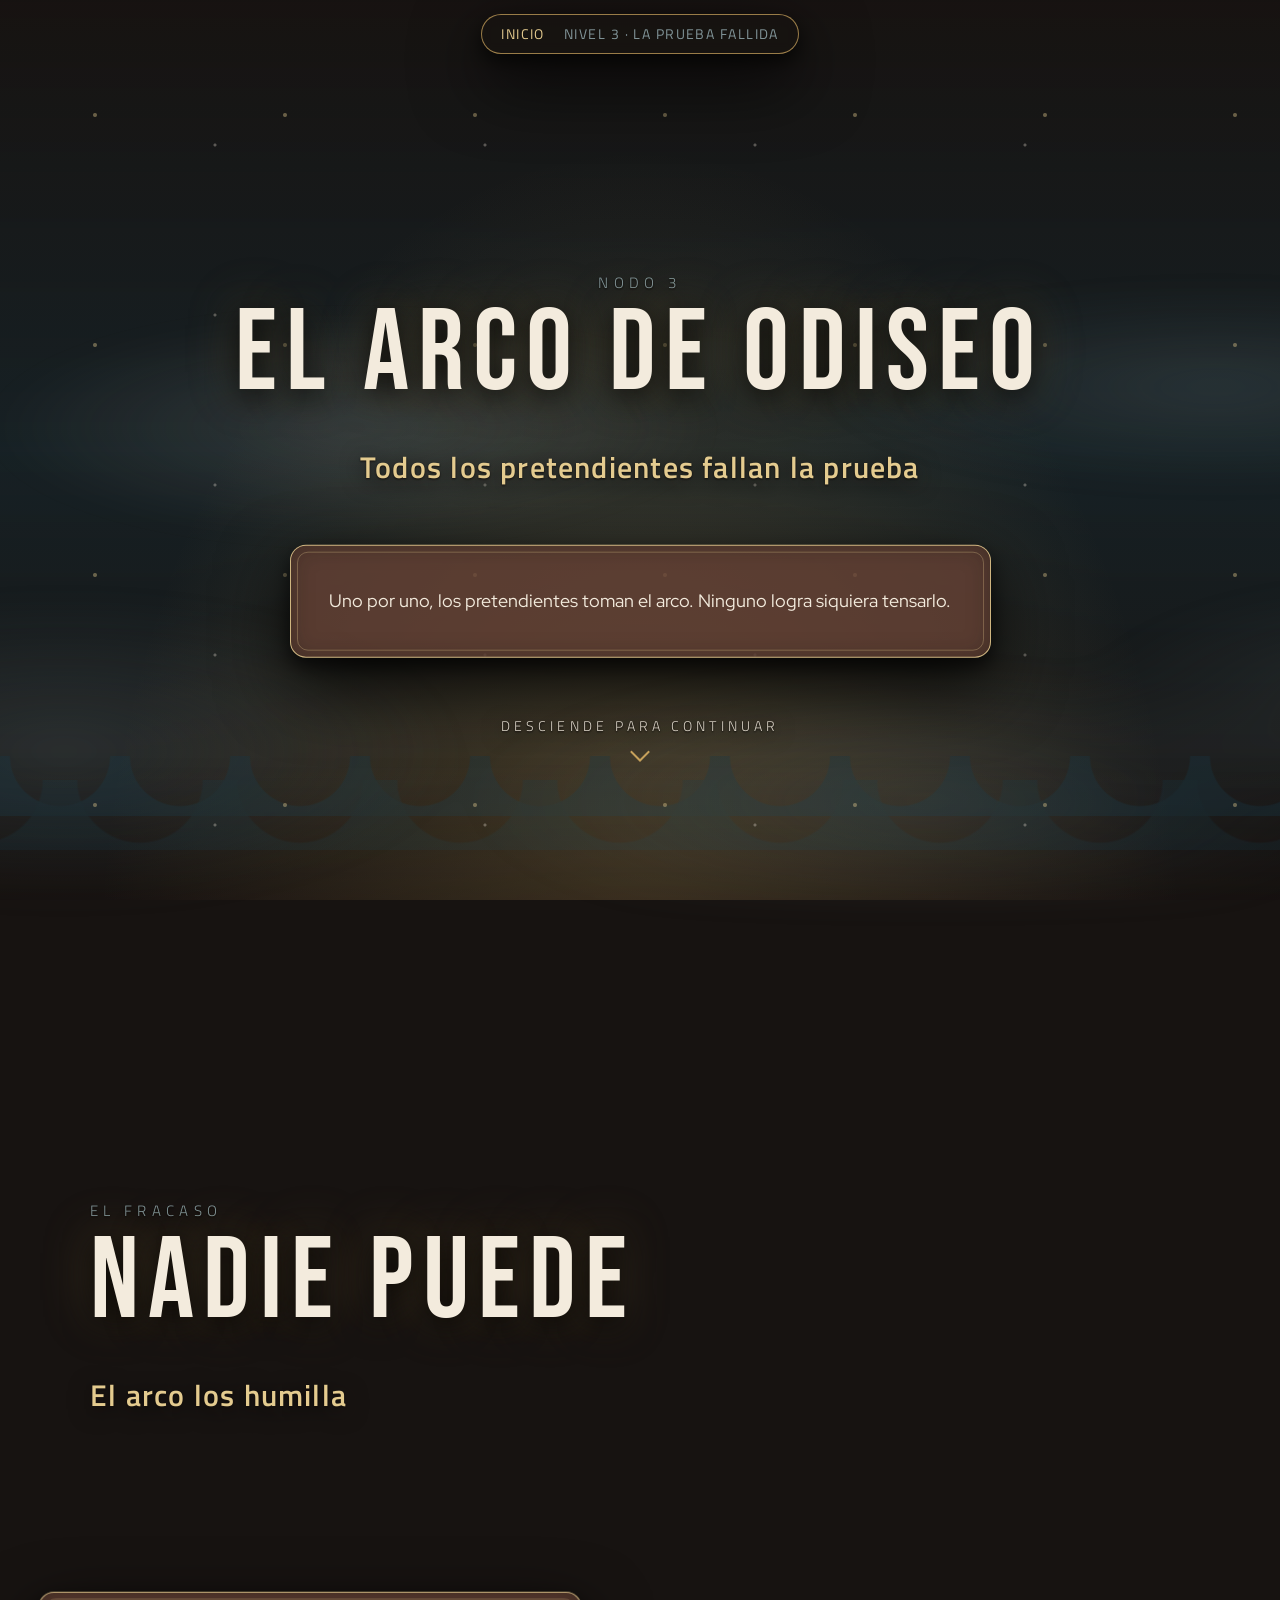
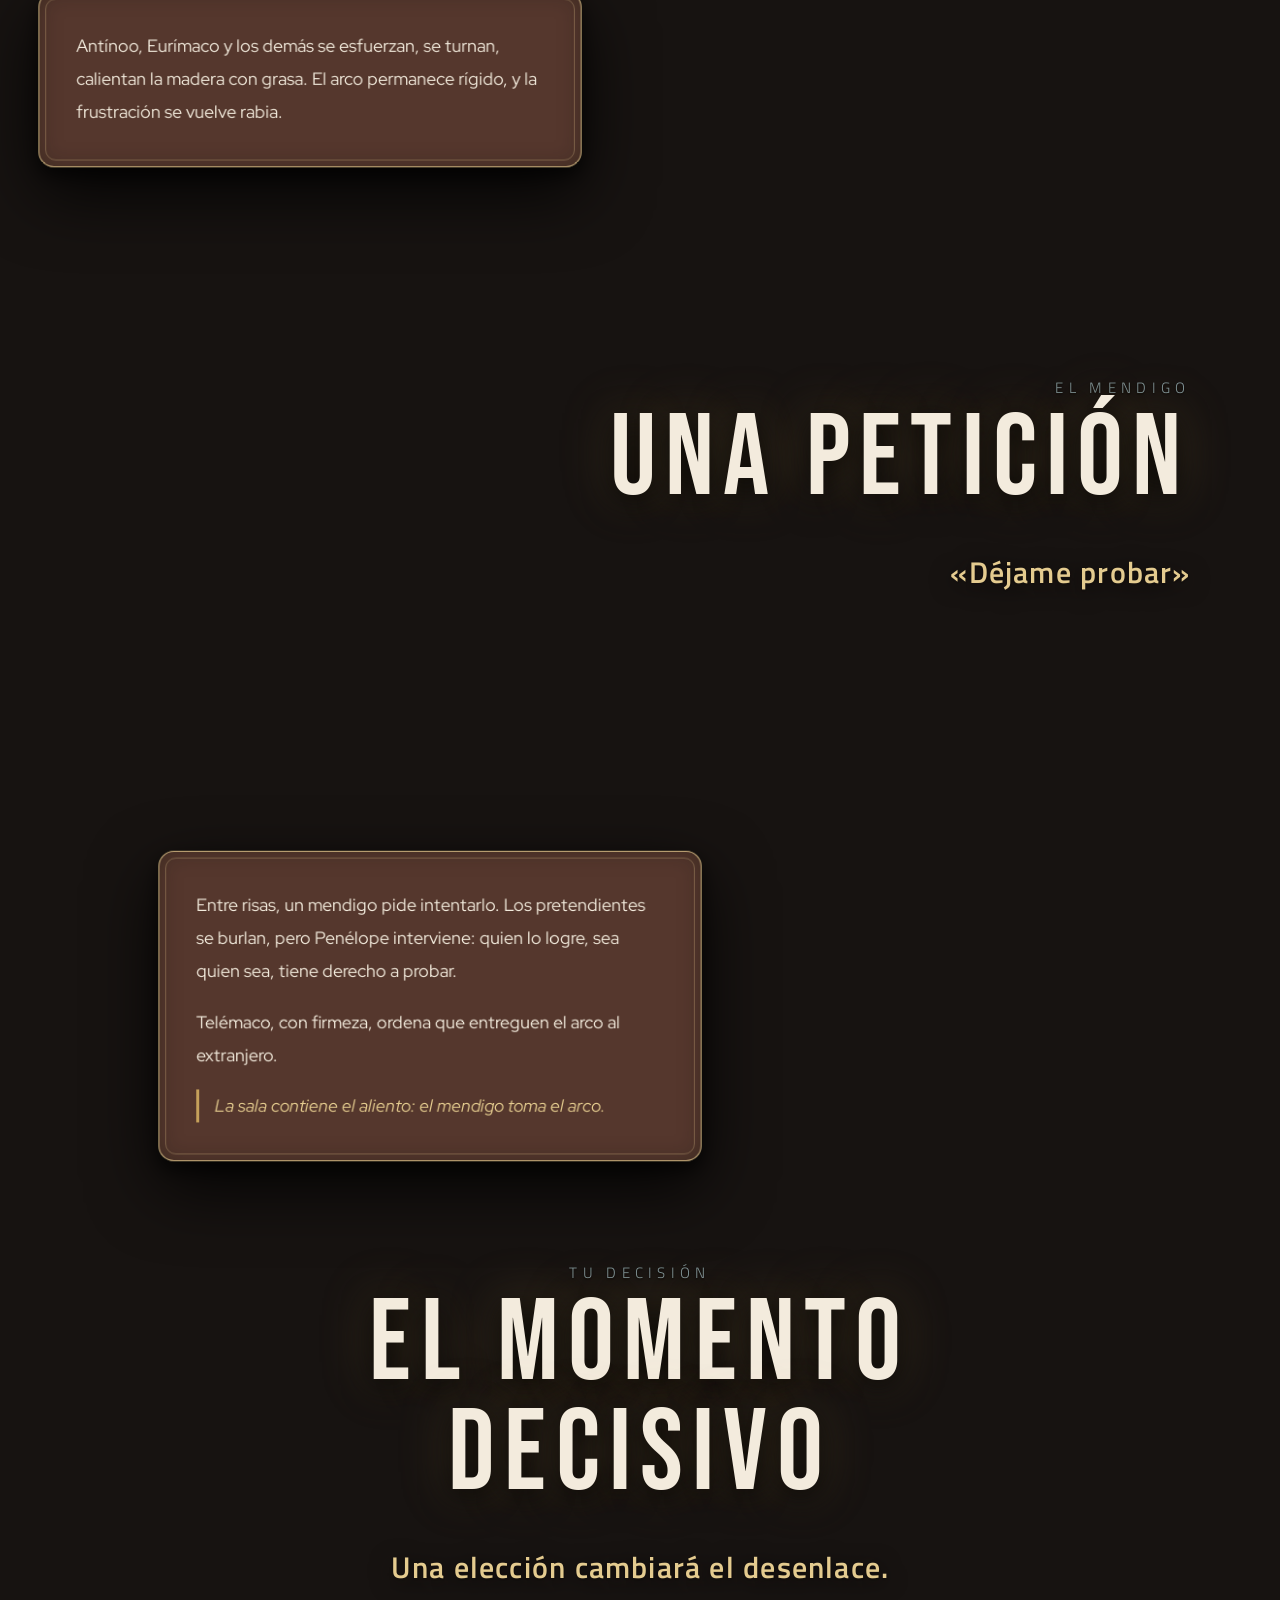
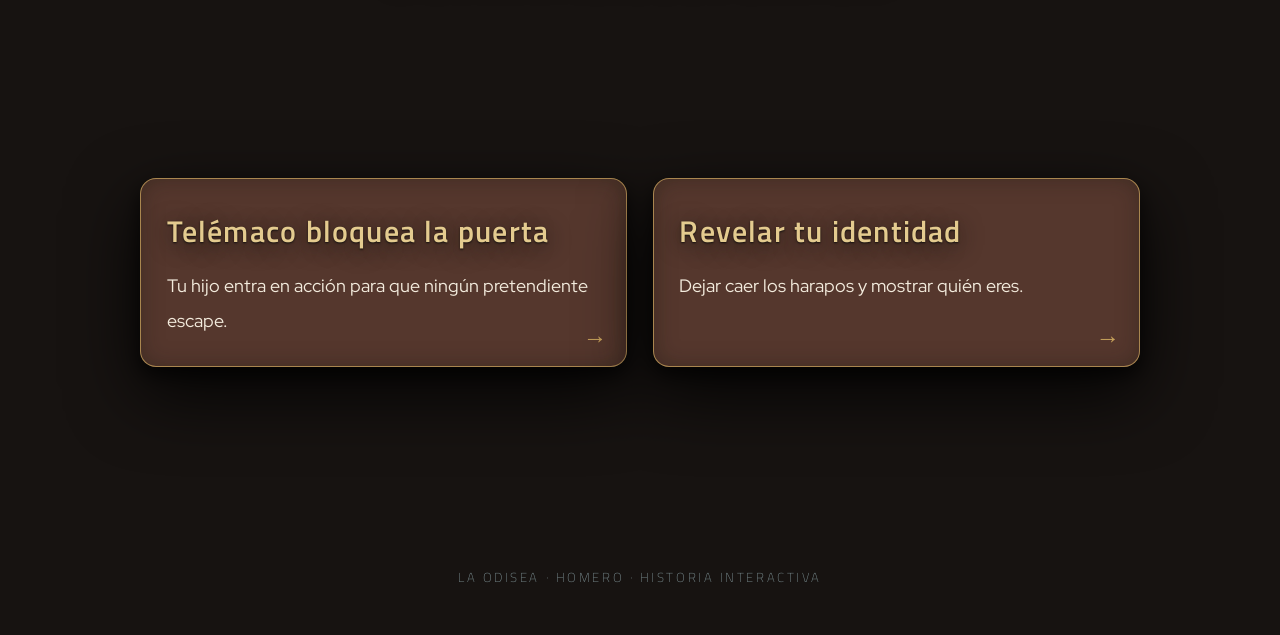
<file: fallan-mendigo.html>
<!DOCTYPE html>
<html lang="es">
<head>
  <meta charset="UTF-8">
  <meta name="viewport" content="width=device-width, initial-scale=1">
  <title>Todos fallan, pero un mendigo lo intenta · La Odisea</title>
  <meta name="description" content="Historia interactiva basada en La Odisea de Homero: tus decisiones cambian el regreso de Odiseo a Ítaca.">
  <link rel="preconnect" href="https://fonts.googleapis.com">
  <link rel="preconnect" href="https://fonts.gstatic.com" crossorigin>
  <link rel="stylesheet" href="https://fonts.googleapis.com/css2?family=Bebas+Neue&family=Red+Hat+Display:ital,wght@0,300..900;1,300..900&family=Titillium+Web:ital,wght@0,200;0,300;0,400;0,600;0,700;0,900;1,200;1,300;1,400;1,600;1,700&display=swap">
  <link rel="stylesheet" href="nivel3.css">
</head>
<body class="nivel-3">
  <div class="progreso" aria-hidden="true"></div>
  <nav class="barra" aria-label="Navegación de la historia">
    <a href="index.html">Inicio</a>
    <span class="barra__nivel">Nivel 3 · La prueba fallida</span>
  </nav>

<div class="fondo" aria-hidden="true"><iframe class="fondo__video" src="https://www.youtube.com/embed/FuHjPTW2bVQ?si=IxL4sEb6ZLNOKi6M&autoplay=1&mute=1&controls=0&loop=1&playlist=FuHjPTW2bVQ&playsinline=1&modestbranding=1&rel=0&disablekb=1" title="Video ambiental" allow="autoplay; encrypted-media; picture-in-picture" referrerpolicy="strict-origin-when-cross-origin" tabindex="-1" aria-hidden="true"></iframe></div>
<div class="niebla niebla--1" aria-hidden="true"></div>
<div class="niebla niebla--2" aria-hidden="true"></div>
<div class="olas" aria-hidden="true"></div>
<div class="particulas" aria-hidden="true"></div>

  <main>
    <section class="escena escena--hero" id="inicio">
      <div class="par" data-velocidad="-0.08">
        <div class="titulo reveal">
          <span class="etapa-num">Nodo 3</span>
          <h1>El arco de Odiseo</h1>
          <h2>Todos los pretendientes fallan la prueba</h2>
        </div>
      </div>
      <div class="par" data-velocidad="0.04">
        <div class="panel panel--ancho reveal reveal--retardo">
          <p>Uno por uno, los pretendientes toman el arco. Ninguno logra siquiera tensarlo.</p>
        </div>
      </div>
      <div class="pista-scroll reveal">Desciende para continuar</div>
    </section>
    <section class="escena escena--izq " id="escena-0">
      <div class="par" data-velocidad="-0.06">
        <div class="titulo reveal">
          <span class="etapa-num">El fracaso</span>
          <h1>Nadie puede</h1>
          <h2>El arco los humilla</h2>
        </div>
      </div>
      <div class="par" data-velocidad="0.03">
        <div class="panel reveal reveal--retardo">
          <p>Antínoo, Eurímaco y los demás se esfuerzan, se turnan, calientan la madera con grasa. El arco permanece rígido, y la frustración se vuelve rabia.</p>
          
        </div>
      </div>
      
    </section>
    <section class="escena escena--der " id="escena-1">
      <div class="par" data-velocidad="-0.06">
        <div class="titulo reveal">
          <span class="etapa-num">El mendigo</span>
          <h1>Una petición</h1>
          <h2>«Déjame probar»</h2>
        </div>
      </div>
      <div class="par" data-velocidad="0.03">
        <div class="panel reveal reveal--retardo">
          <p>Entre risas, un mendigo pide intentarlo. Los pretendientes se burlan, pero Penélope interviene: quien lo logre, sea quien sea, tiene derecho a probar.</p><p>Telémaco, con firmeza, ordena que entreguen el arco al extranjero.</p>
          <p class="consecuencia">La sala contiene el aliento: el mendigo toma el arco.</p>
        </div>
      </div>
      
    </section>
    <section class="escena escena--decision" id="decision">
      <div class="par" data-velocidad="-0.05">
        <div class="titulo reveal">
          <span class="etapa-num">Tu decisión</span>
          <h1>El momento decisivo</h1>
          <h2>Una elección cambiará el desenlace.</h2>
        </div>
      </div>
      <div class="opciones">
        <a class="opcion reveal" href="telemaco-lucha.html"><h2>Telémaco bloquea la puerta</h2><p>Tu hijo entra en acción para que ningún pretendiente escape.</p></a>
        <a class="opcion reveal" href="odiseo-revela.html"><h2>Revelar tu identidad</h2><p>Dejar caer los harapos y mostrar quién eres.</p></a>
      </div>
    </section>
  </main>

  <footer class="pie">La Odisea · Homero · Historia interactiva</footer>
  <script src="script.js"></script>
</body>
</html>
</file>
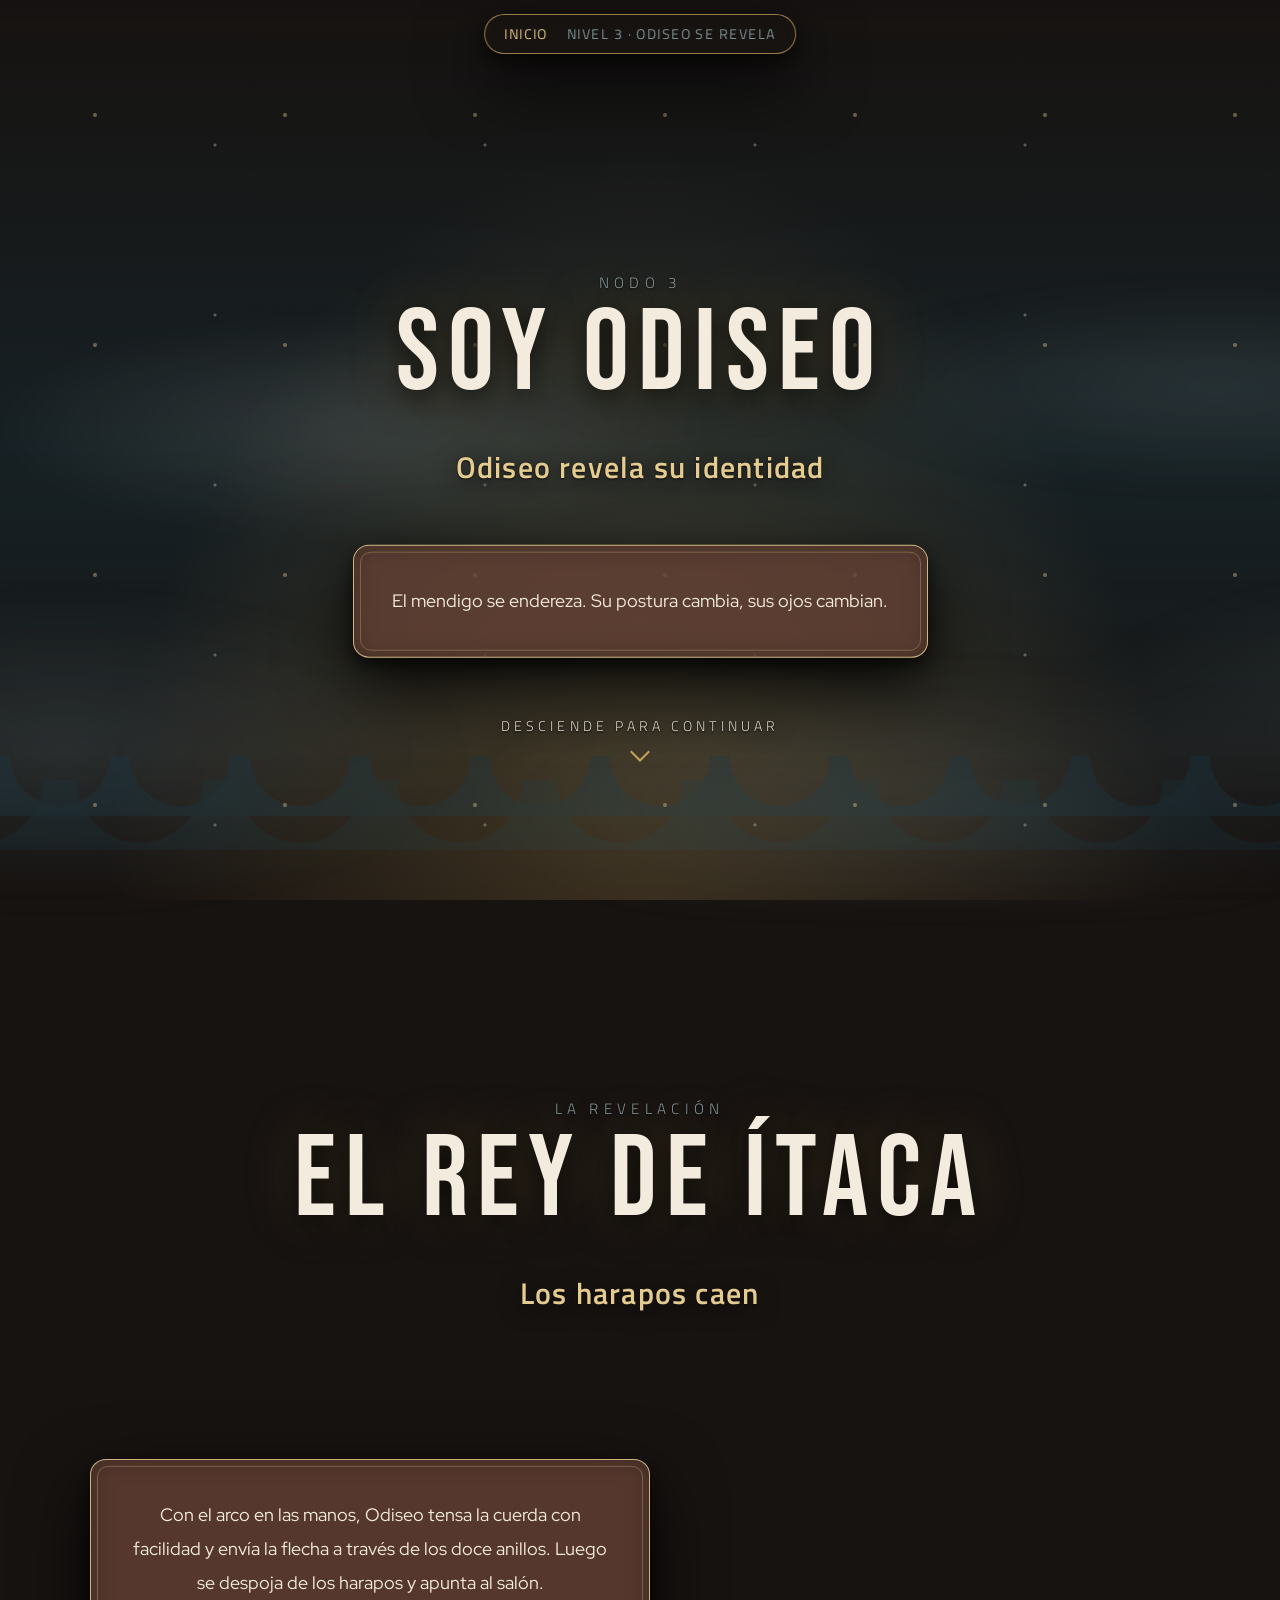
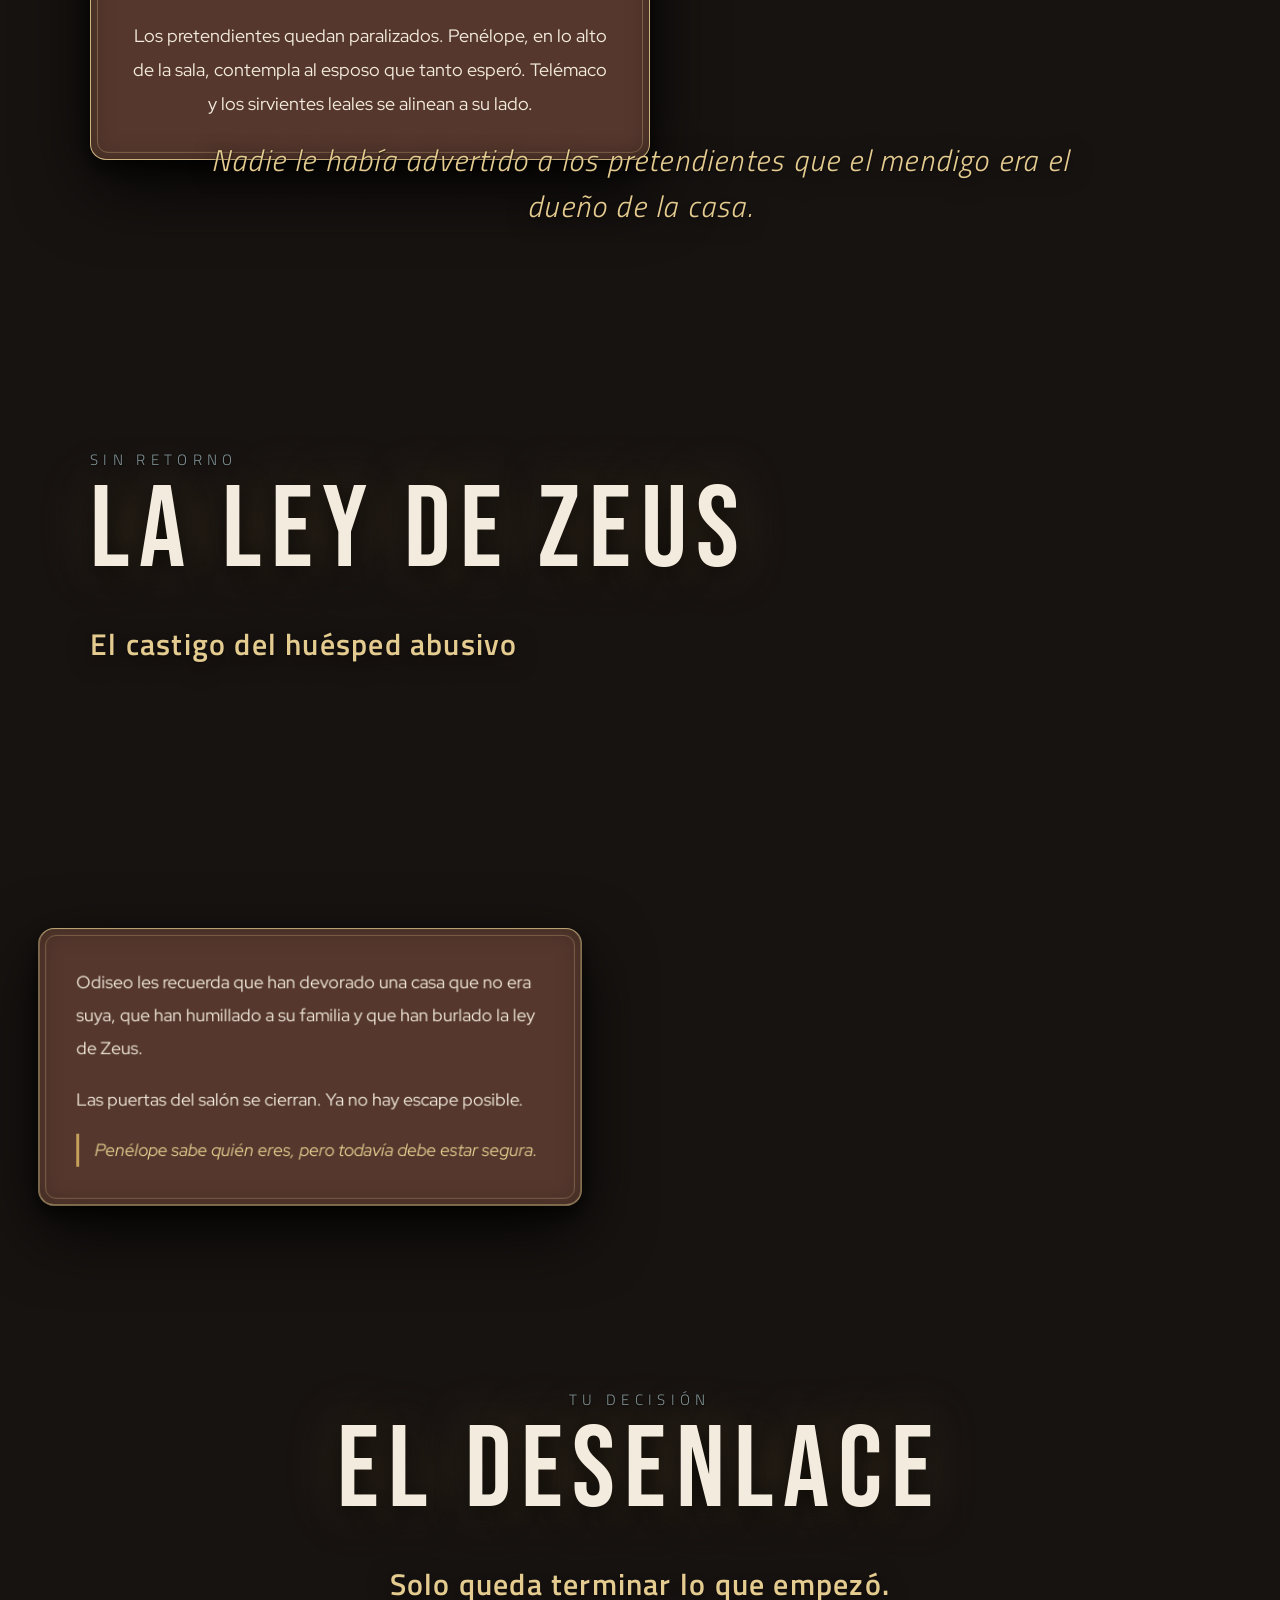
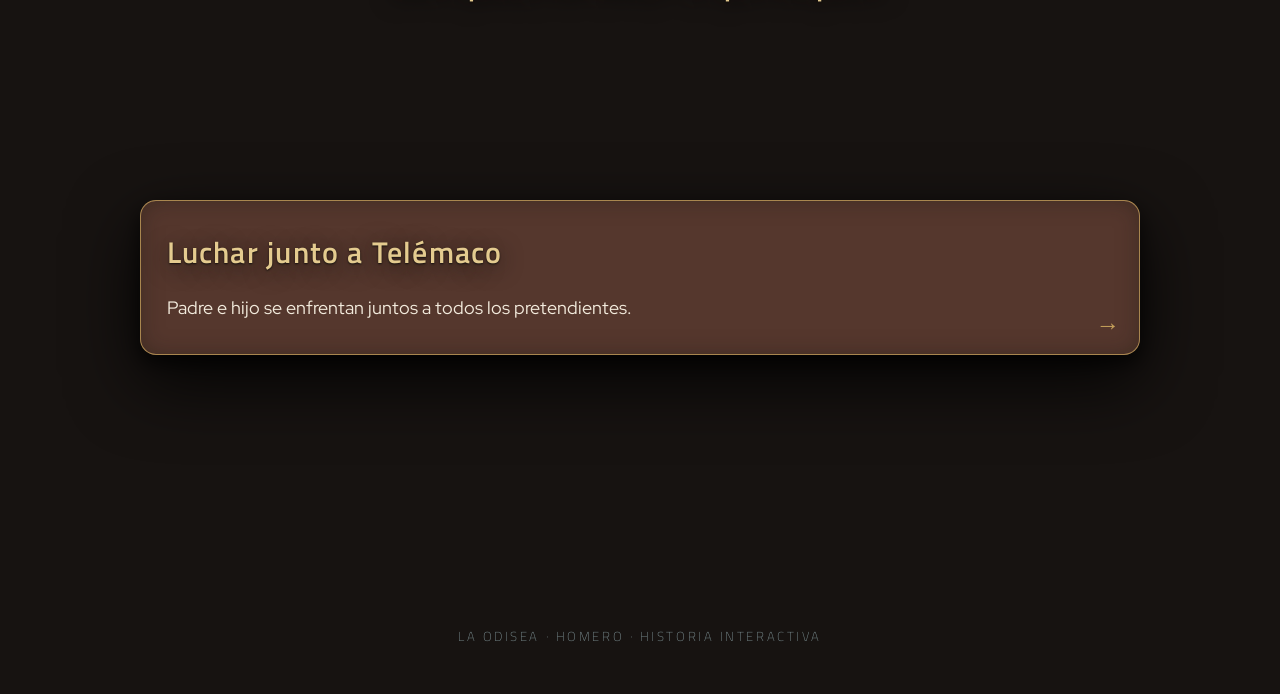
<file: odiseo-revela.html>
<!DOCTYPE html>
<html lang="es">
<head>
  <meta charset="UTF-8">
  <meta name="viewport" content="width=device-width, initial-scale=1">
  <title>Odiseo se quita el disfraz · La Odisea</title>
  <meta name="description" content="Historia interactiva basada en La Odisea de Homero: tus decisiones cambian el regreso de Odiseo a Ítaca.">
  <link rel="preconnect" href="https://fonts.googleapis.com">
  <link rel="preconnect" href="https://fonts.gstatic.com" crossorigin>
  <link rel="stylesheet" href="https://fonts.googleapis.com/css2?family=Bebas+Neue&family=Red+Hat+Display:ital,wght@0,300..900;1,300..900&family=Titillium+Web:ital,wght@0,200;0,300;0,400;0,600;0,700;0,900;1,200;1,300;1,400;1,600;1,700&display=swap">
  <link rel="stylesheet" href="nivel3.css">
</head>
<body class="nivel-3">
  <div class="progreso" aria-hidden="true"></div>
  <nav class="barra" aria-label="Navegación de la historia">
    <a href="index.html">Inicio</a>
    <span class="barra__nivel">Nivel 3 · Odiseo se revela</span>
  </nav>

<div class="fondo" aria-hidden="true"><iframe class="fondo__video" src="https://www.youtube.com/embed/FuHjPTW2bVQ?si=IxL4sEb6ZLNOKi6M&autoplay=1&mute=1&controls=0&loop=1&playlist=FuHjPTW2bVQ&playsinline=1&modestbranding=1&rel=0&disablekb=1" title="Video ambiental" allow="autoplay; encrypted-media; picture-in-picture" referrerpolicy="strict-origin-when-cross-origin" tabindex="-1" aria-hidden="true"></iframe></div>
<div class="niebla niebla--1" aria-hidden="true"></div>
<div class="niebla niebla--2" aria-hidden="true"></div>
<div class="olas" aria-hidden="true"></div>
<div class="particulas" aria-hidden="true"></div>

  <main>
    <section class="escena escena--hero" id="inicio">
      <div class="par" data-velocidad="-0.08">
        <div class="titulo reveal">
          <span class="etapa-num">Nodo 3</span>
          <h1>Soy Odiseo</h1>
          <h2>Odiseo revela su identidad</h2>
        </div>
      </div>
      <div class="par" data-velocidad="0.04">
        <div class="panel panel--ancho reveal reveal--retardo">
          <p>El mendigo se endereza. Su postura cambia, sus ojos cambian.</p>
        </div>
      </div>
      <div class="pista-scroll reveal">Desciende para continuar</div>
    </section>
    <section class="escena escena--centro " id="escena-0">
      <div class="par" data-velocidad="-0.06">
        <div class="titulo reveal">
          <span class="etapa-num">La revelación</span>
          <h1>El rey de Ítaca</h1>
          <h2>Los harapos caen</h2>
        </div>
      </div>
      <div class="par" data-velocidad="0.03">
        <div class="panel reveal reveal--retardo">
          <p>Con el arco en las manos, Odiseo tensa la cuerda con facilidad y envía la flecha a través de los doce anillos. Luego se despoja de los harapos y apunta al salón.</p><p>Los pretendientes quedan paralizados. Penélope, en lo alto de la sala, contempla al esposo que tanto esperó. Telémaco y los sirvientes leales se alinean a su lado.</p>
          
        </div>
      </div>
      <div class="par" data-velocidad="-0.02"><div class="titulo reveal"><h2 class="cita">Nadie le había advertido a los pretendientes que el mendigo era el dueño de la casa.</h2></div></div>
    </section>
    <section class="escena escena--izq " id="escena-1">
      <div class="par" data-velocidad="-0.06">
        <div class="titulo reveal">
          <span class="etapa-num">Sin retorno</span>
          <h1>La ley de Zeus</h1>
          <h2>El castigo del huésped abusivo</h2>
        </div>
      </div>
      <div class="par" data-velocidad="0.03">
        <div class="panel reveal reveal--retardo">
          <p>Odiseo les recuerda que han devorado una casa que no era suya, que han humillado a su familia y que han burlado la ley de Zeus.</p><p>Las puertas del salón se cierran. Ya no hay escape posible.</p>
          <p class="consecuencia">Penélope sabe quién eres, pero todavía debe estar segura.</p>
        </div>
      </div>
      
    </section>
    <section class="escena escena--decision" id="decision">
      <div class="par" data-velocidad="-0.05">
        <div class="titulo reveal">
          <span class="etapa-num">Tu decisión</span>
          <h1>El desenlace</h1>
          <h2>Solo queda terminar lo que empezó.</h2>
        </div>
      </div>
      <div class="opciones">
        <a class="opcion reveal" href="victoria.html"><h2>Luchar junto a Telémaco</h2><p>Padre e hijo se enfrentan juntos a todos los pretendientes.</p></a>
      </div>
    </section>
  </main>

  <footer class="pie">La Odisea · Homero · Historia interactiva</footer>
  <script src="script.js"></script>
</body>
</html>
</file>
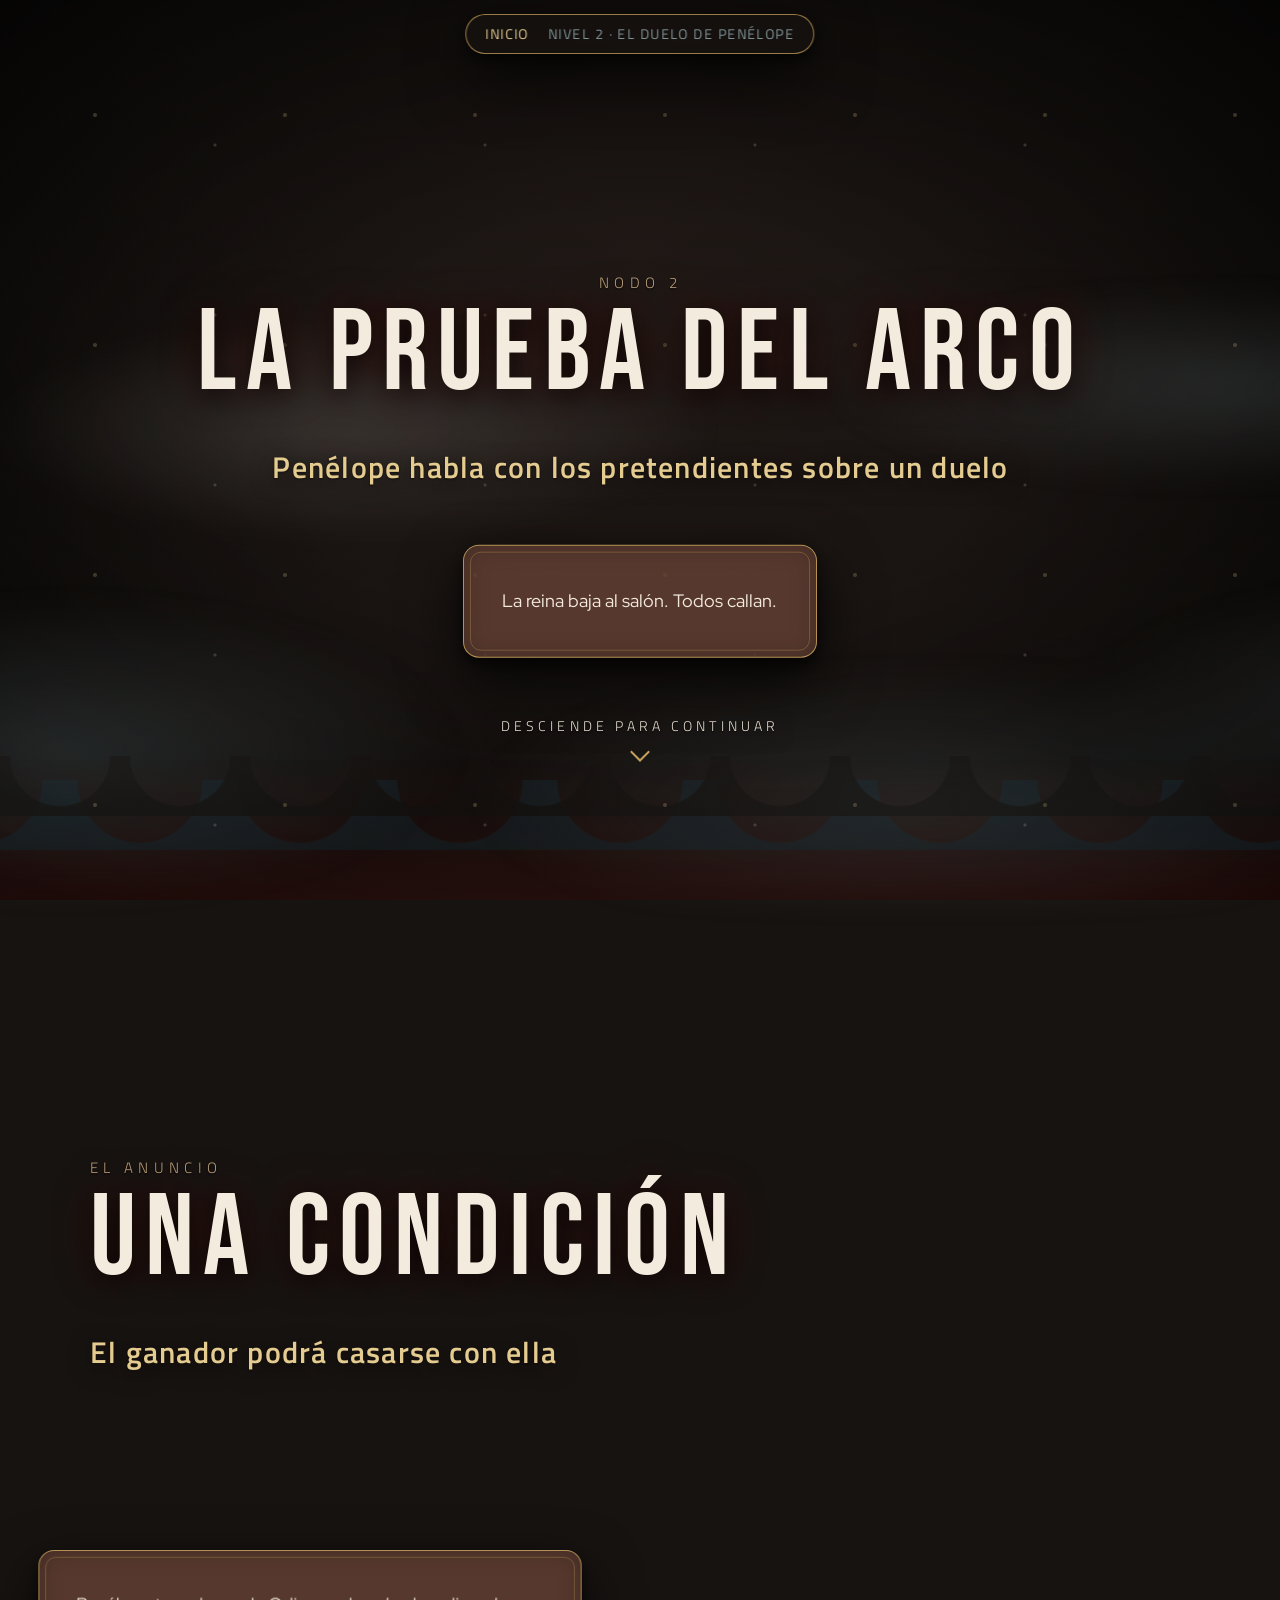
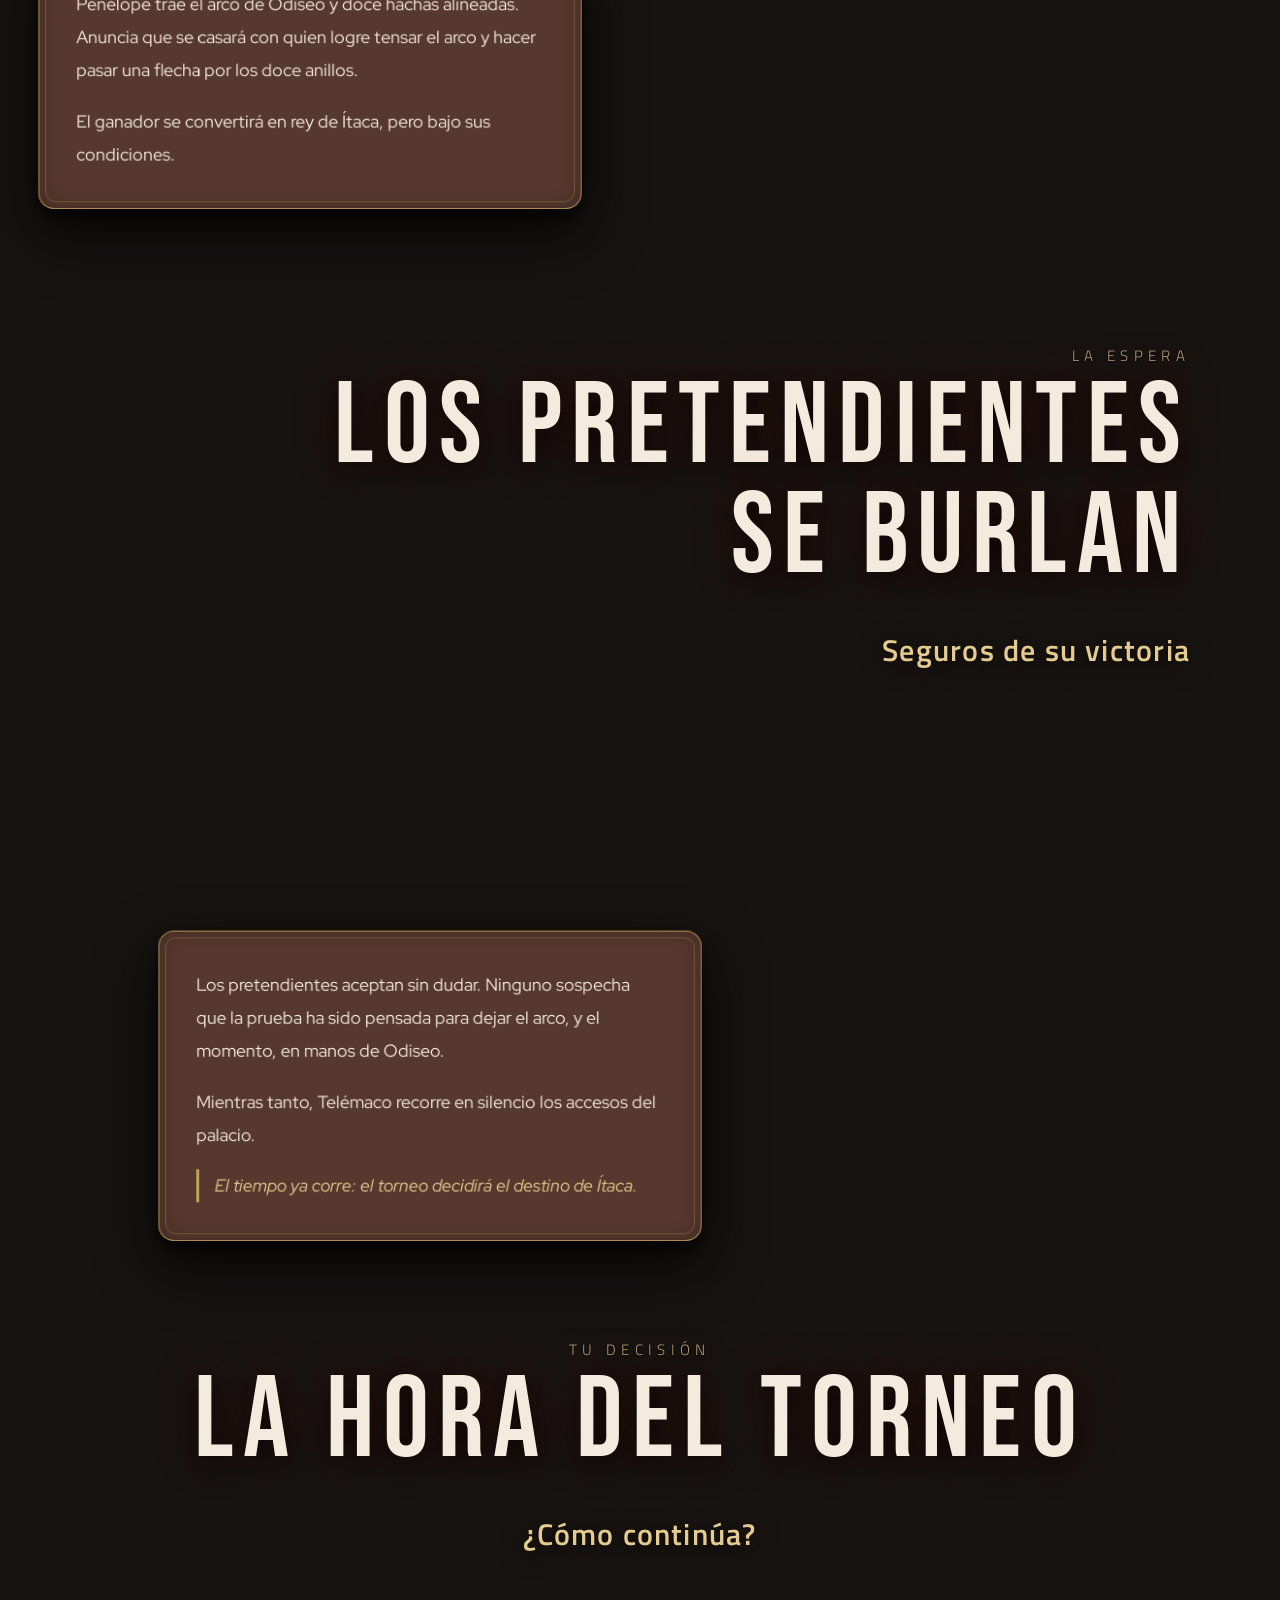
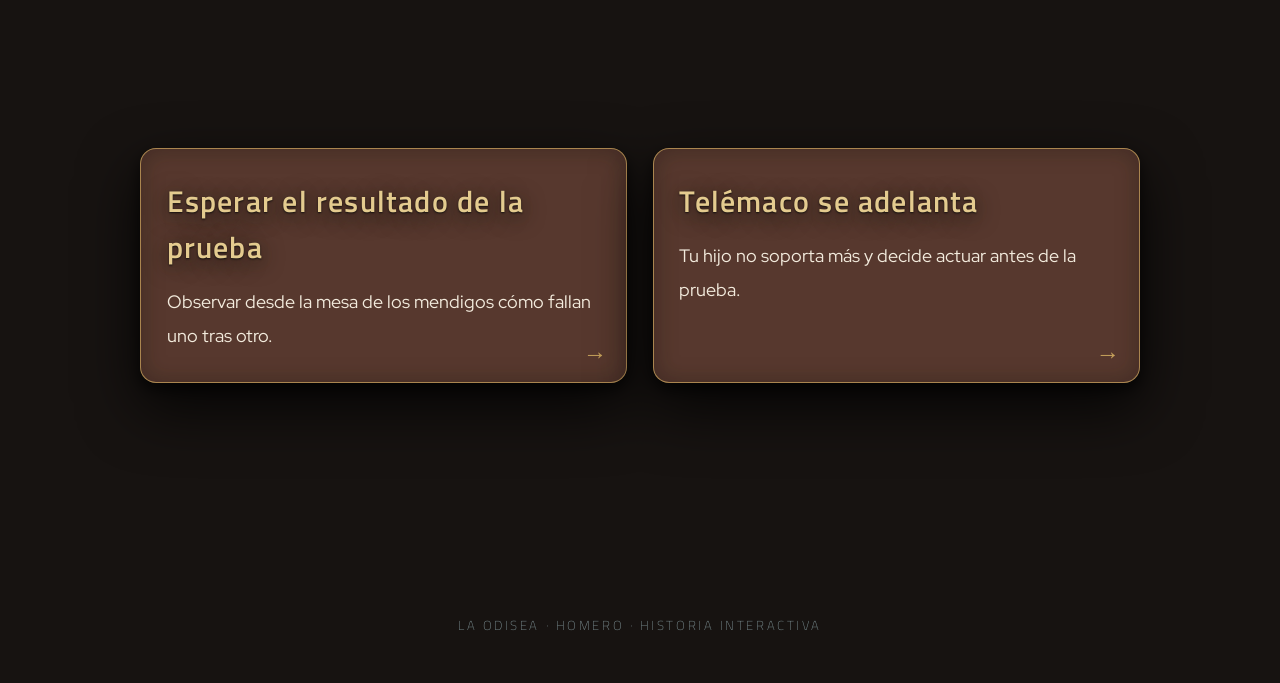
<file: penelope-duelo.html>
<!DOCTYPE html>
<html lang="es">
<head>
  <meta charset="UTF-8">
  <meta name="viewport" content="width=device-width, initial-scale=1">
  <title>Penélope anuncia el duelo · La Odisea</title>
  <meta name="description" content="Historia interactiva basada en La Odisea de Homero: tus decisiones cambian el regreso de Odiseo a Ítaca.">
  <link rel="preconnect" href="https://fonts.googleapis.com">
  <link rel="preconnect" href="https://fonts.gstatic.com" crossorigin>
  <link rel="stylesheet" href="https://fonts.googleapis.com/css2?family=Bebas+Neue&family=Red+Hat+Display:ital,wght@0,300..900;1,300..900&family=Titillium+Web:ital,wght@0,200;0,300;0,400;0,600;0,700;0,900;1,200;1,300;1,400;1,600;1,700&display=swap">
  <link rel="stylesheet" href="nivel2.css">
</head>
<body class="nivel-2">
  <div class="progreso" aria-hidden="true"></div>
  <nav class="barra" aria-label="Navegación de la historia">
    <a href="index.html">Inicio</a>
    <span class="barra__nivel">Nivel 2 · El duelo de Penélope</span>
  </nav>

<div class="fondo" aria-hidden="true"><div class="fondo__img" data-velocidad="-0.04"></div></div>
<div class="niebla niebla--1" aria-hidden="true"></div>
<div class="niebla niebla--2" aria-hidden="true"></div>
<div class="olas" aria-hidden="true"></div>
<div class="particulas" aria-hidden="true"></div>

  <main>
    <section class="escena escena--hero" id="inicio">
      <div class="par" data-velocidad="-0.08">
        <div class="titulo reveal">
          <span class="etapa-num">Nodo 2</span>
          <h1>La prueba del arco</h1>
          <h2>Penélope habla con los pretendientes sobre un duelo</h2>
        </div>
      </div>
      <div class="par" data-velocidad="0.04">
        <div class="panel panel--ancho reveal reveal--retardo">
          <p>La reina baja al salón. Todos callan.</p>
        </div>
      </div>
      <div class="pista-scroll reveal">Desciende para continuar</div>
    </section>
    <section class="escena escena--izq " id="escena-0">
      <div class="par" data-velocidad="-0.06">
        <div class="titulo reveal">
          <span class="etapa-num">El anuncio</span>
          <h1>Una condición</h1>
          <h2>El ganador podrá casarse con ella</h2>
        </div>
      </div>
      <div class="par" data-velocidad="0.03">
        <div class="panel reveal reveal--retardo">
          <p>Penélope trae el arco de Odiseo y doce hachas alineadas. Anuncia que se casará con quien logre tensar el arco y hacer pasar una flecha por los doce anillos.</p><p>El ganador se convertirá en rey de Ítaca, pero bajo sus condiciones.</p>
          
        </div>
      </div>
      
    </section>
    <section class="escena escena--der " id="escena-1">
      <div class="par" data-velocidad="-0.06">
        <div class="titulo reveal">
          <span class="etapa-num">La espera</span>
          <h1>Los pretendientes se burlan</h1>
          <h2>Seguros de su victoria</h2>
        </div>
      </div>
      <div class="par" data-velocidad="0.03">
        <div class="panel reveal reveal--retardo">
          <p>Los pretendientes aceptan sin dudar. Ninguno sospecha que la prueba ha sido pensada para dejar el arco, y el momento, en manos de Odiseo.</p><p>Mientras tanto, Telémaco recorre en silencio los accesos del palacio.</p>
          <p class="consecuencia">El tiempo ya corre: el torneo decidirá el destino de Ítaca.</p>
        </div>
      </div>
      
    </section>
    <section class="escena escena--decision" id="decision">
      <div class="par" data-velocidad="-0.05">
        <div class="titulo reveal">
          <span class="etapa-num">Tu decisión</span>
          <h1>La hora del torneo</h1>
          <h2>¿Cómo continúa?</h2>
        </div>
      </div>
      <div class="opciones">
        <a class="opcion reveal" href="fallan-mendigo.html"><h2>Esperar el resultado de la prueba</h2><p>Observar desde la mesa de los mendigos cómo fallan uno tras otro.</p></a>
        <a class="opcion reveal" href="telemaco-lucha.html"><h2>Telémaco se adelanta</h2><p>Tu hijo no soporta más y decide actuar antes de la prueba.</p></a>
      </div>
    </section>
  </main>

  <footer class="pie">La Odisea · Homero · Historia interactiva</footer>
  <script src="script.js"></script>
</body>
</html>
</file>
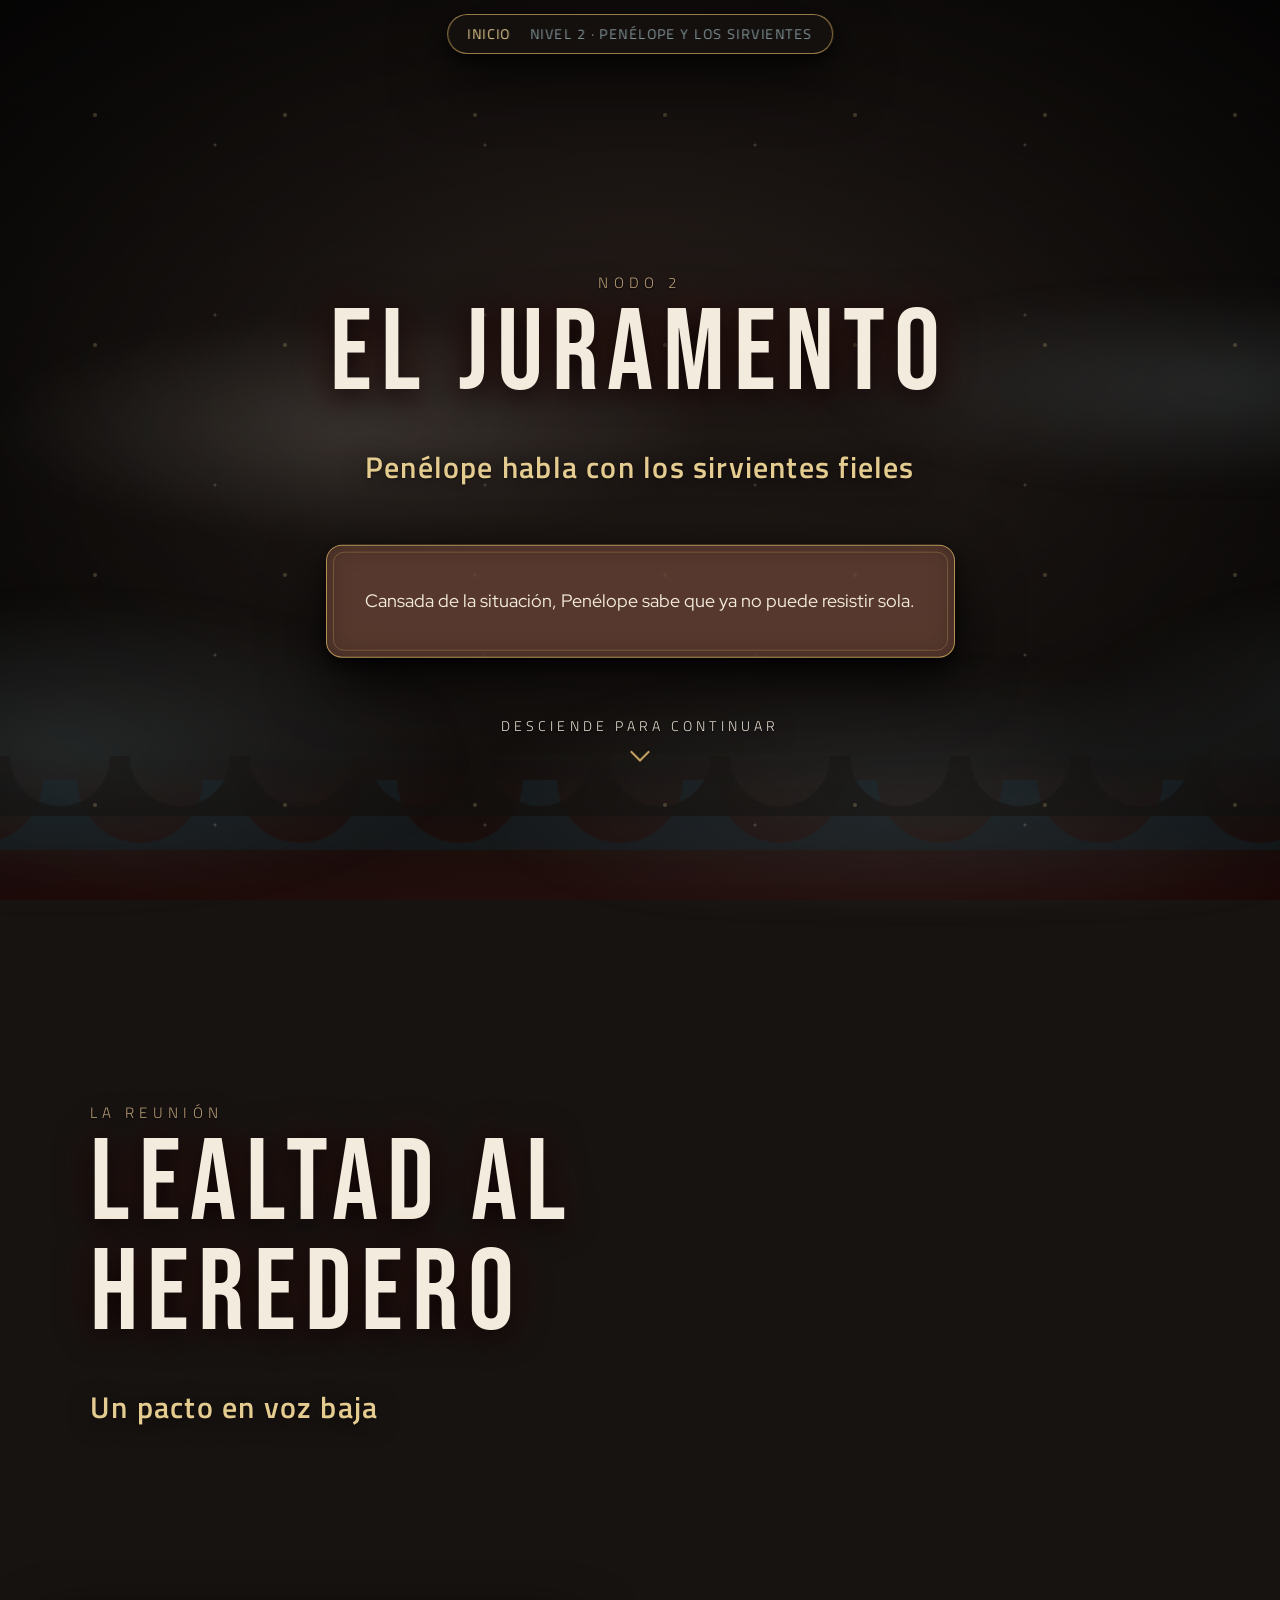
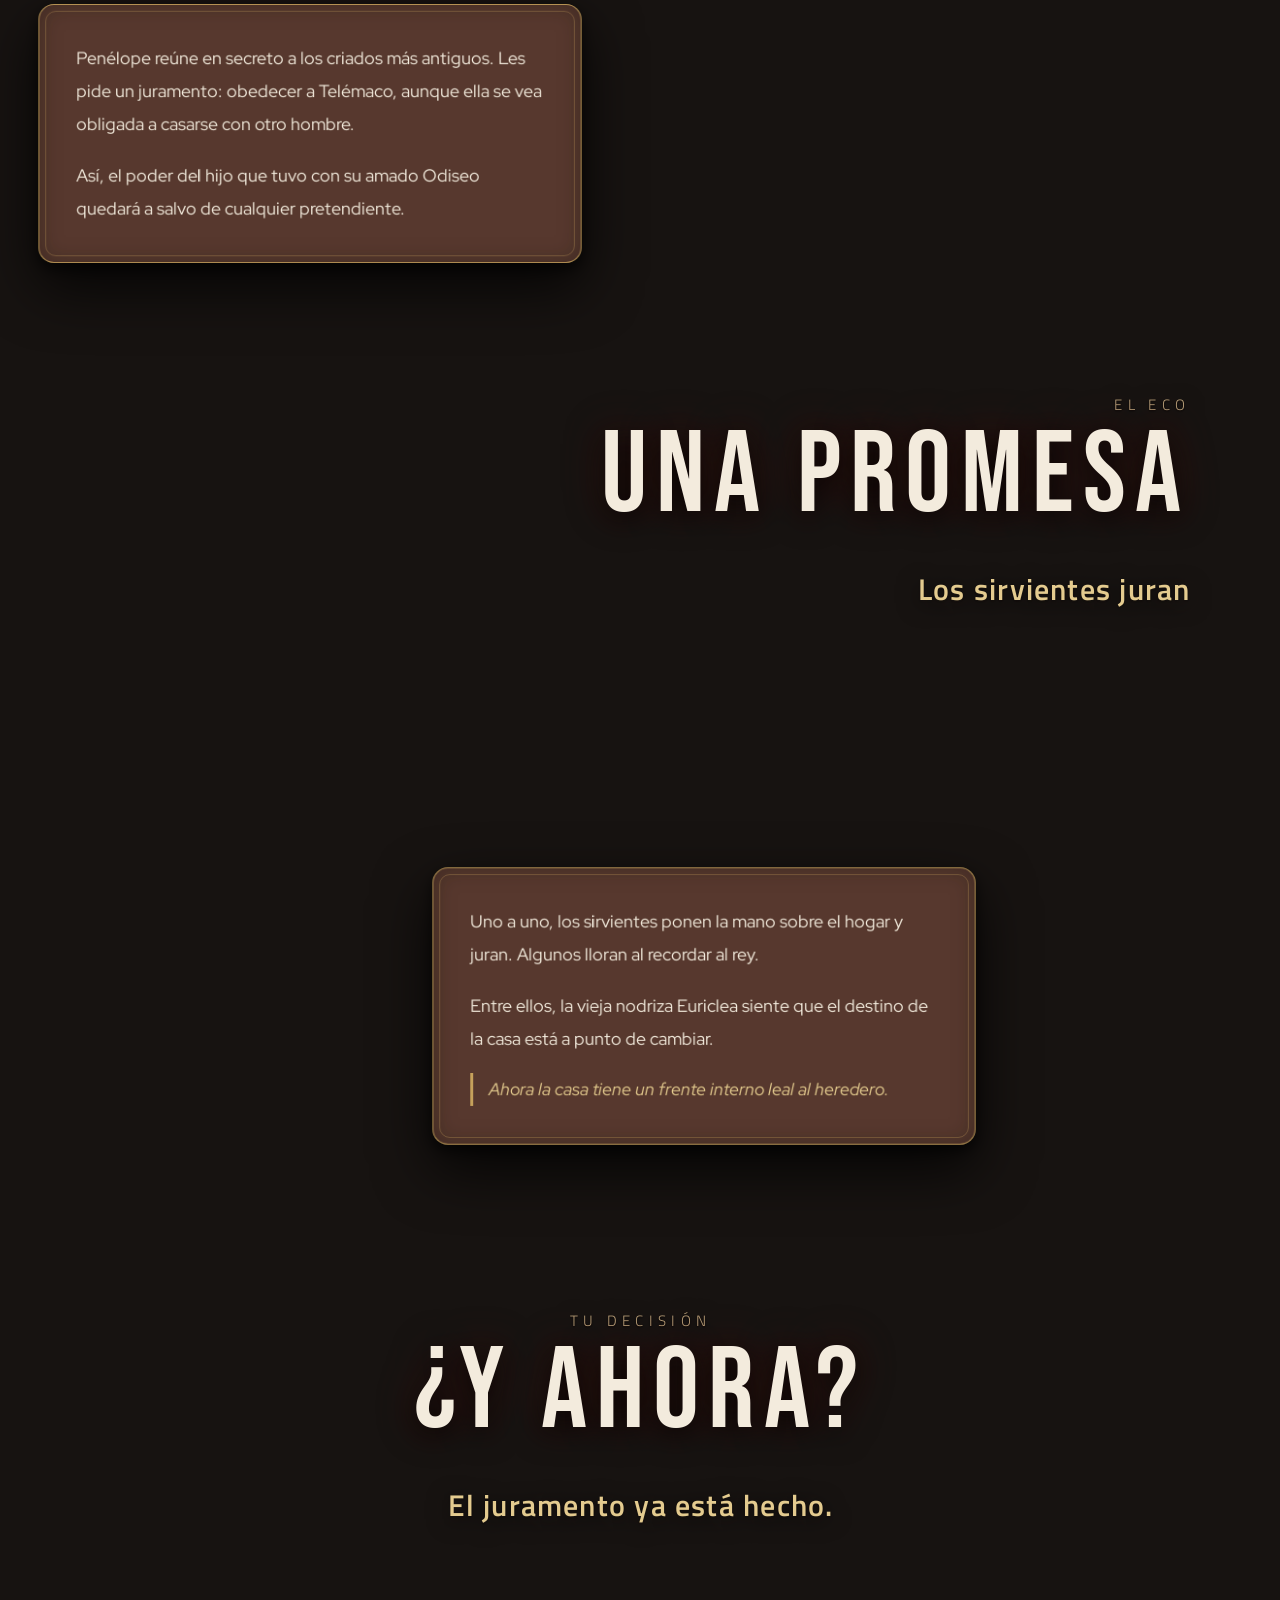
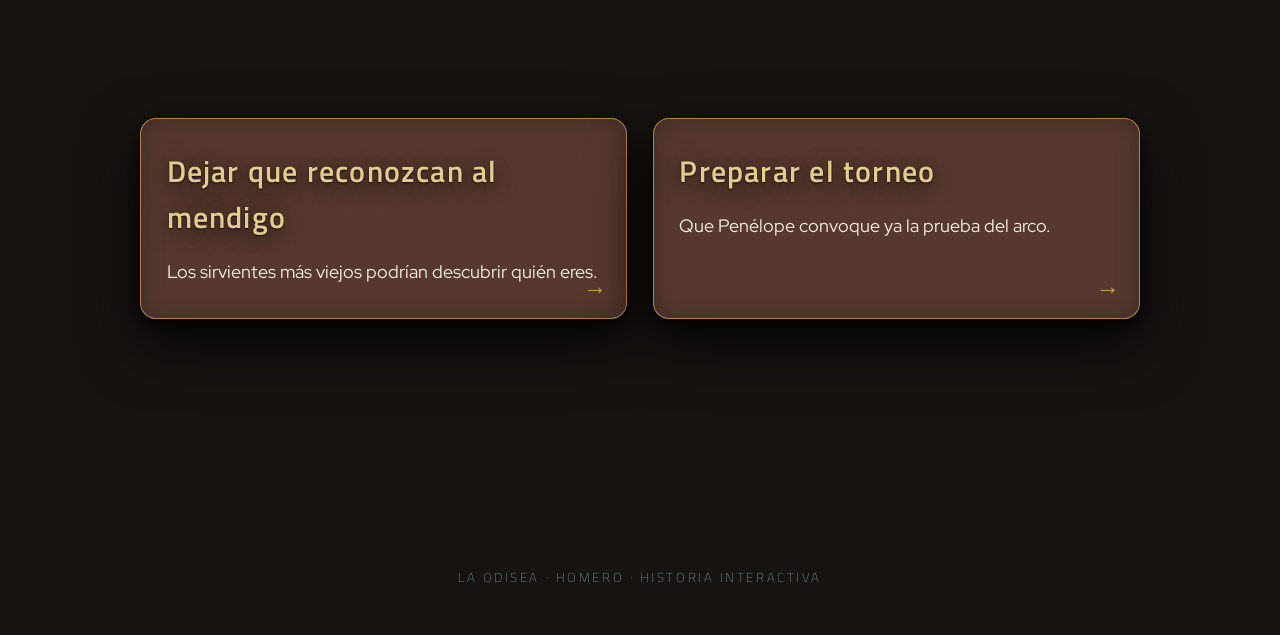
<file: penelope-sirvientes.html>
<!DOCTYPE html>
<html lang="es">
<head>
  <meta charset="UTF-8">
  <meta name="viewport" content="width=device-width, initial-scale=1">
  <title>Penélope reúne a los sirvientes · La Odisea</title>
  <meta name="description" content="Historia interactiva basada en La Odisea de Homero: tus decisiones cambian el regreso de Odiseo a Ítaca.">
  <link rel="preconnect" href="https://fonts.googleapis.com">
  <link rel="preconnect" href="https://fonts.gstatic.com" crossorigin>
  <link rel="stylesheet" href="https://fonts.googleapis.com/css2?family=Bebas+Neue&family=Red+Hat+Display:ital,wght@0,300..900;1,300..900&family=Titillium+Web:ital,wght@0,200;0,300;0,400;0,600;0,700;0,900;1,200;1,300;1,400;1,600;1,700&display=swap">
  <link rel="stylesheet" href="nivel2.css">
</head>
<body class="nivel-2">
  <div class="progreso" aria-hidden="true"></div>
  <nav class="barra" aria-label="Navegación de la historia">
    <a href="index.html">Inicio</a>
    <span class="barra__nivel">Nivel 2 · Penélope y los sirvientes</span>
  </nav>

<div class="fondo" aria-hidden="true"><div class="fondo__img" data-velocidad="-0.04"></div></div>
<div class="niebla niebla--1" aria-hidden="true"></div>
<div class="niebla niebla--2" aria-hidden="true"></div>
<div class="olas" aria-hidden="true"></div>
<div class="particulas" aria-hidden="true"></div>

  <main>
    <section class="escena escena--hero" id="inicio">
      <div class="par" data-velocidad="-0.08">
        <div class="titulo reveal">
          <span class="etapa-num">Nodo 2</span>
          <h1>El juramento</h1>
          <h2>Penélope habla con los sirvientes fieles</h2>
        </div>
      </div>
      <div class="par" data-velocidad="0.04">
        <div class="panel panel--ancho reveal reveal--retardo">
          <p>Cansada de la situación, Penélope sabe que ya no puede resistir sola.</p>
        </div>
      </div>
      <div class="pista-scroll reveal">Desciende para continuar</div>
    </section>
    <section class="escena escena--izq " id="escena-0">
      <div class="par" data-velocidad="-0.06">
        <div class="titulo reveal">
          <span class="etapa-num">La reunión</span>
          <h1>Lealtad al heredero</h1>
          <h2>Un pacto en voz baja</h2>
        </div>
      </div>
      <div class="par" data-velocidad="0.03">
        <div class="panel reveal reveal--retardo">
          <p>Penélope reúne en secreto a los criados más antiguos. Les pide un juramento: obedecer a Telémaco, aunque ella se vea obligada a casarse con otro hombre.</p><p>Así, el poder del hijo que tuvo con su amado Odiseo quedará a salvo de cualquier pretendiente.</p>
          
        </div>
      </div>
      
    </section>
    <section class="escena escena--der " id="escena-1">
      <div class="par" data-velocidad="-0.06">
        <div class="titulo reveal">
          <span class="etapa-num">El eco</span>
          <h1>Una promesa</h1>
          <h2>Los sirvientes juran</h2>
        </div>
      </div>
      <div class="par" data-velocidad="0.03">
        <div class="panel reveal reveal--retardo">
          <p>Uno a uno, los sirvientes ponen la mano sobre el hogar y juran. Algunos lloran al recordar al rey.</p><p>Entre ellos, la vieja nodriza Euriclea siente que el destino de la casa está a punto de cambiar.</p>
          <p class="consecuencia">Ahora la casa tiene un frente interno leal al heredero.</p>
        </div>
      </div>
      
    </section>
    <section class="escena escena--decision" id="decision">
      <div class="par" data-velocidad="-0.05">
        <div class="titulo reveal">
          <span class="etapa-num">Tu decisión</span>
          <h1>¿Y ahora?</h1>
          <h2>El juramento ya está hecho.</h2>
        </div>
      </div>
      <div class="opciones">
        <a class="opcion reveal" href="sirvientes-reconocen.html"><h2>Dejar que reconozcan al mendigo</h2><p>Los sirvientes más viejos podrían descubrir quién eres.</p></a>
        <a class="opcion reveal" href="penelope-duelo.html"><h2>Preparar el torneo</h2><p>Que Penélope convoque ya la prueba del arco.</p></a>
      </div>
    </section>
  </main>

  <footer class="pie">La Odisea · Homero · Historia interactiva</footer>
  <script src="script.js"></script>
</body>
</html>
</file>
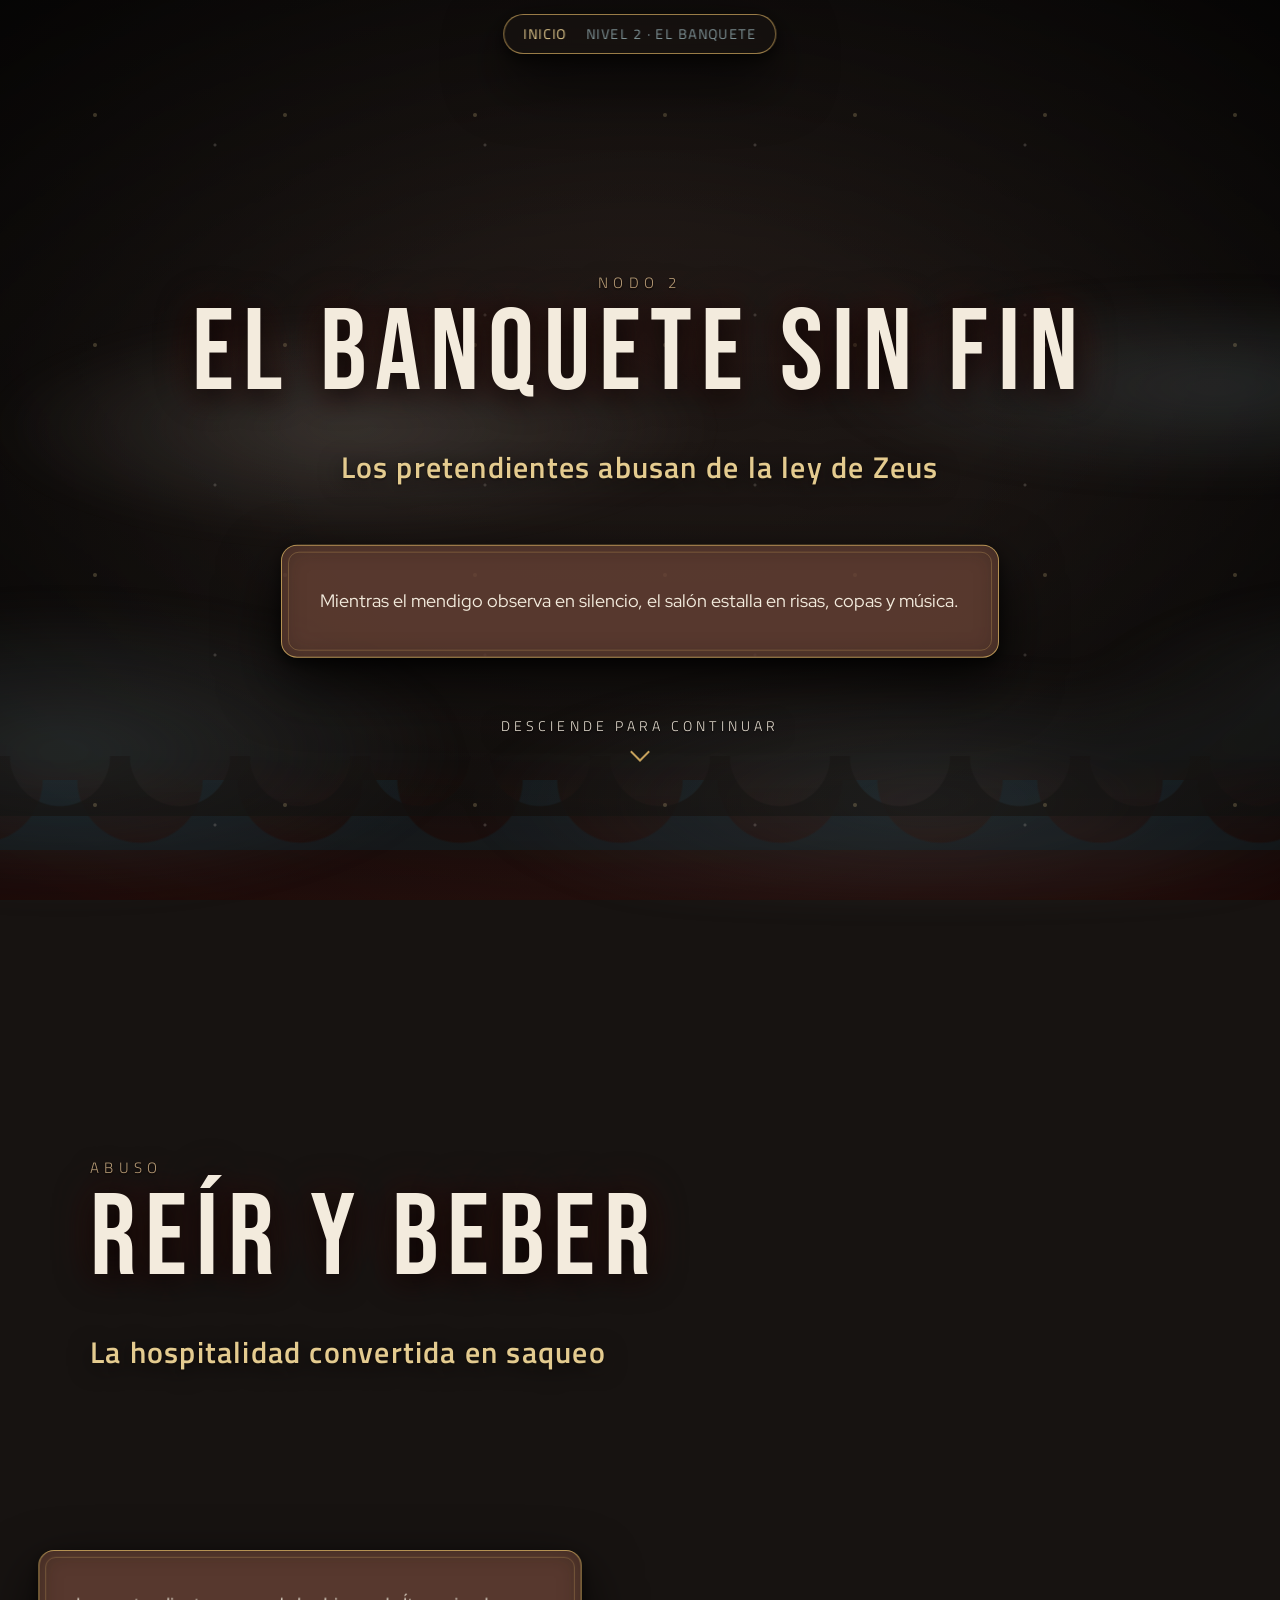
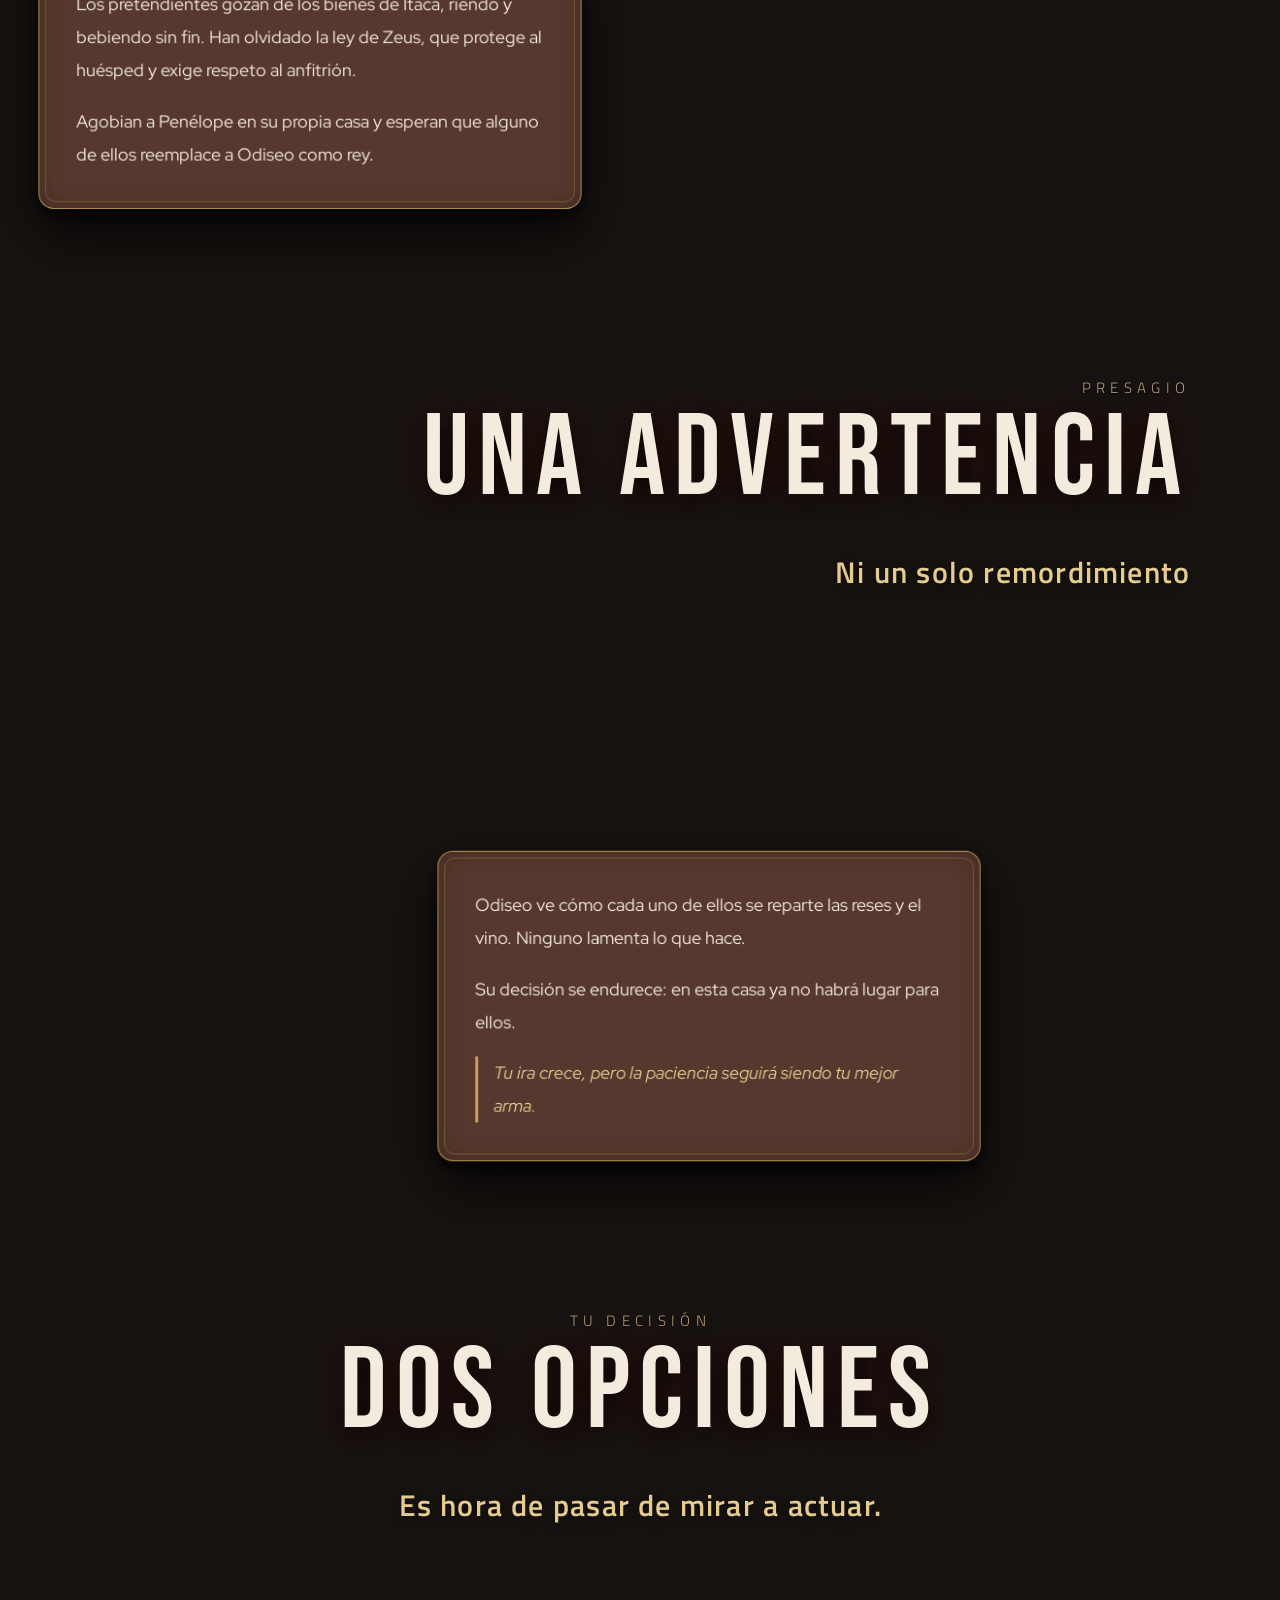
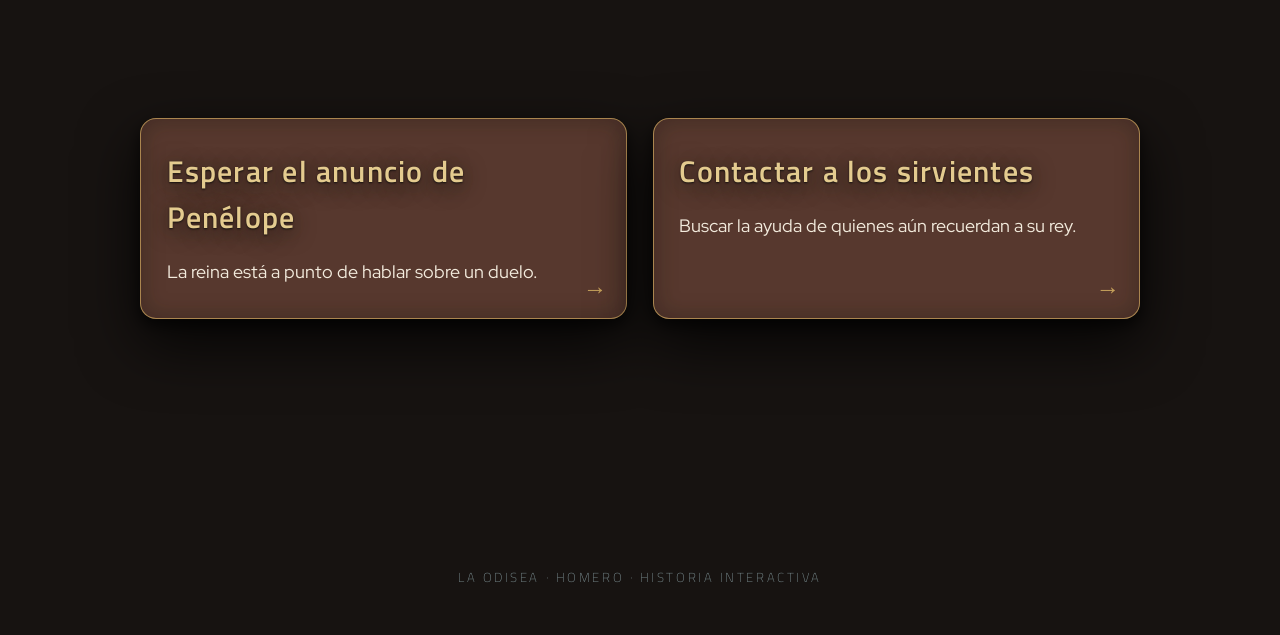
<file: pretendientes-gozan.html>
<!DOCTYPE html>
<html lang="es">
<head>
  <meta charset="UTF-8">
  <meta name="viewport" content="width=device-width, initial-scale=1">
  <title>Los pretendientes gozan de los bienes · La Odisea</title>
  <meta name="description" content="Historia interactiva basada en La Odisea de Homero: tus decisiones cambian el regreso de Odiseo a Ítaca.">
  <link rel="preconnect" href="https://fonts.googleapis.com">
  <link rel="preconnect" href="https://fonts.gstatic.com" crossorigin>
  <link rel="stylesheet" href="https://fonts.googleapis.com/css2?family=Bebas+Neue&family=Red+Hat+Display:ital,wght@0,300..900;1,300..900&family=Titillium+Web:ital,wght@0,200;0,300;0,400;0,600;0,700;0,900;1,200;1,300;1,400;1,600;1,700&display=swap">
  <link rel="stylesheet" href="nivel2.css">
</head>
<body class="nivel-2">
  <div class="progreso" aria-hidden="true"></div>
  <nav class="barra" aria-label="Navegación de la historia">
    <a href="index.html">Inicio</a>
    <span class="barra__nivel">Nivel 2 · El banquete</span>
  </nav>

<div class="fondo" aria-hidden="true"><div class="fondo__img" data-velocidad="-0.04"></div></div>
<div class="niebla niebla--1" aria-hidden="true"></div>
<div class="niebla niebla--2" aria-hidden="true"></div>
<div class="olas" aria-hidden="true"></div>
<div class="particulas" aria-hidden="true"></div>

  <main>
    <section class="escena escena--hero" id="inicio">
      <div class="par" data-velocidad="-0.08">
        <div class="titulo reveal">
          <span class="etapa-num">Nodo 2</span>
          <h1>El banquete sin fin</h1>
          <h2>Los pretendientes abusan de la ley de Zeus</h2>
        </div>
      </div>
      <div class="par" data-velocidad="0.04">
        <div class="panel panel--ancho reveal reveal--retardo">
          <p>Mientras el mendigo observa en silencio, el salón estalla en risas, copas y música.</p>
        </div>
      </div>
      <div class="pista-scroll reveal">Desciende para continuar</div>
    </section>
    <section class="escena escena--izq " id="escena-0">
      <div class="par" data-velocidad="-0.06">
        <div class="titulo reveal">
          <span class="etapa-num">Abuso</span>
          <h1>Reír y beber</h1>
          <h2>La hospitalidad convertida en saqueo</h2>
        </div>
      </div>
      <div class="par" data-velocidad="0.03">
        <div class="panel reveal reveal--retardo">
          <p>Los pretendientes gozan de los bienes de Ítaca, riendo y bebiendo sin fin. Han olvidado la ley de Zeus, que protege al huésped y exige respeto al anfitrión.</p><p>Agobian a Penélope en su propia casa y esperan que alguno de ellos reemplace a Odiseo como rey.</p>
          
        </div>
      </div>
      
    </section>
    <section class="escena escena--der " id="escena-1">
      <div class="par" data-velocidad="-0.06">
        <div class="titulo reveal">
          <span class="etapa-num">Presagio</span>
          <h1>Una advertencia</h1>
          <h2>Ni un solo remordimiento</h2>
        </div>
      </div>
      <div class="par" data-velocidad="0.03">
        <div class="panel reveal reveal--retardo">
          <p>Odiseo ve cómo cada uno de ellos se reparte las reses y el vino. Ninguno lamenta lo que hace.</p><p>Su decisión se endurece: en esta casa ya no habrá lugar para ellos.</p>
          <p class="consecuencia">Tu ira crece, pero la paciencia seguirá siendo tu mejor arma.</p>
        </div>
      </div>
      
    </section>
    <section class="escena escena--decision" id="decision">
      <div class="par" data-velocidad="-0.05">
        <div class="titulo reveal">
          <span class="etapa-num">Tu decisión</span>
          <h1>Dos opciones</h1>
          <h2>Es hora de pasar de mirar a actuar.</h2>
        </div>
      </div>
      <div class="opciones">
        <a class="opcion reveal" href="penelope-duelo.html"><h2>Esperar el anuncio de Penélope</h2><p>La reina está a punto de hablar sobre un duelo.</p></a>
        <a class="opcion reveal" href="sirvientes-reconocen.html"><h2>Contactar a los sirvientes</h2><p>Buscar la ayuda de quienes aún recuerdan a su rey.</p></a>
      </div>
    </section>
  </main>

  <footer class="pie">La Odisea · Homero · Historia interactiva</footer>
  <script src="script.js"></script>
</body>
</html>
</file>
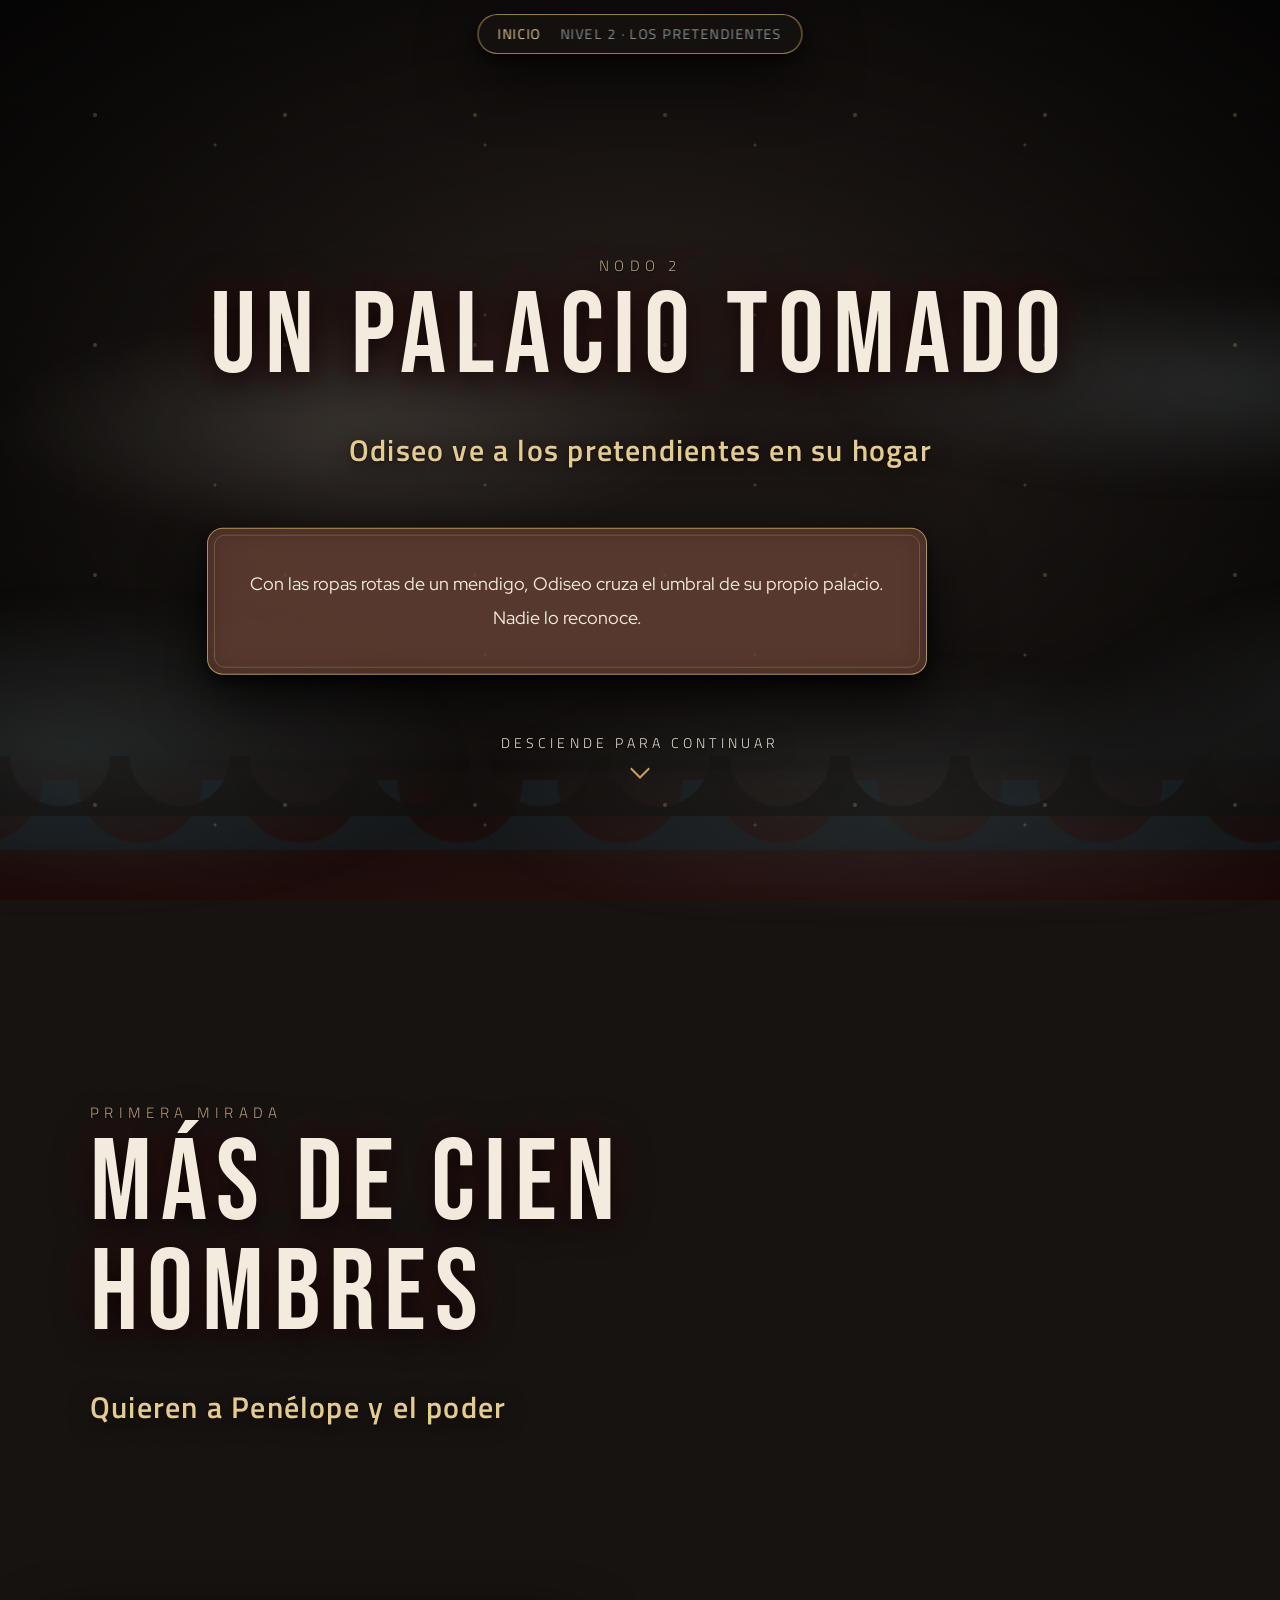
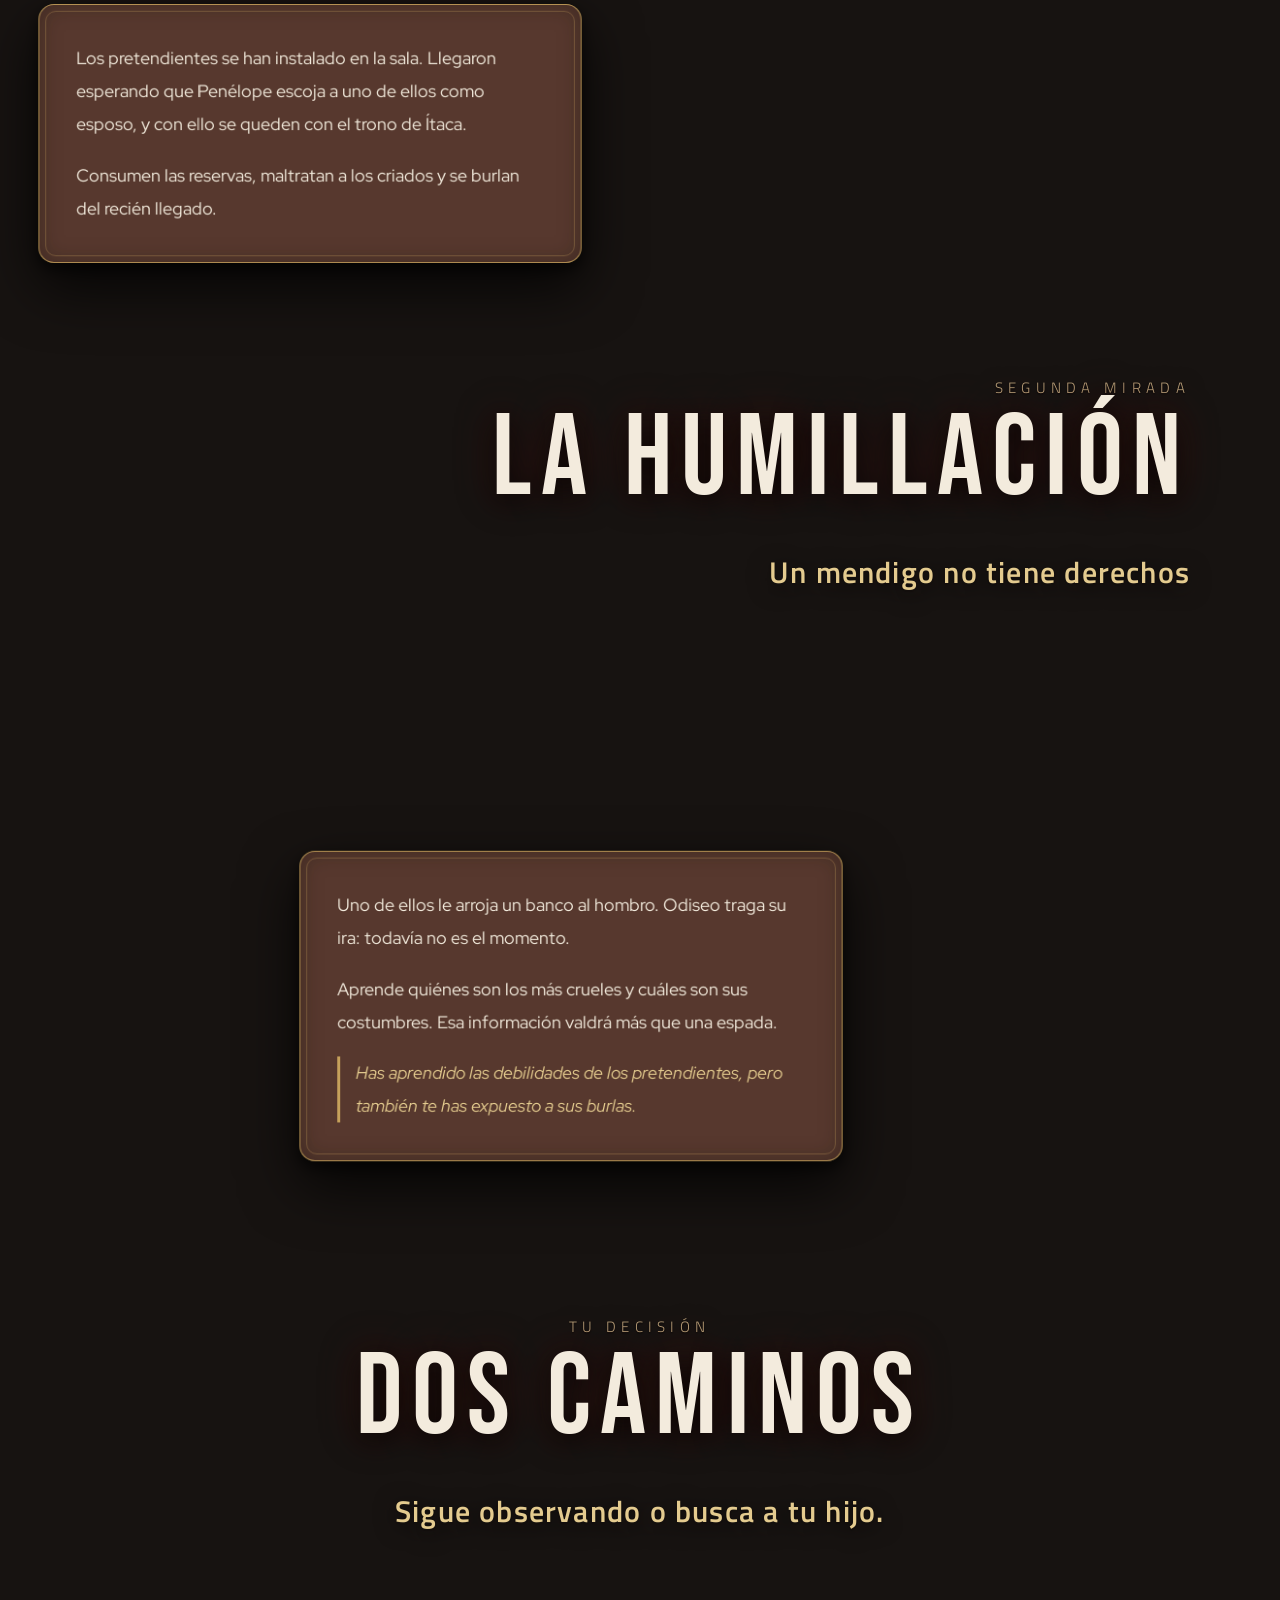
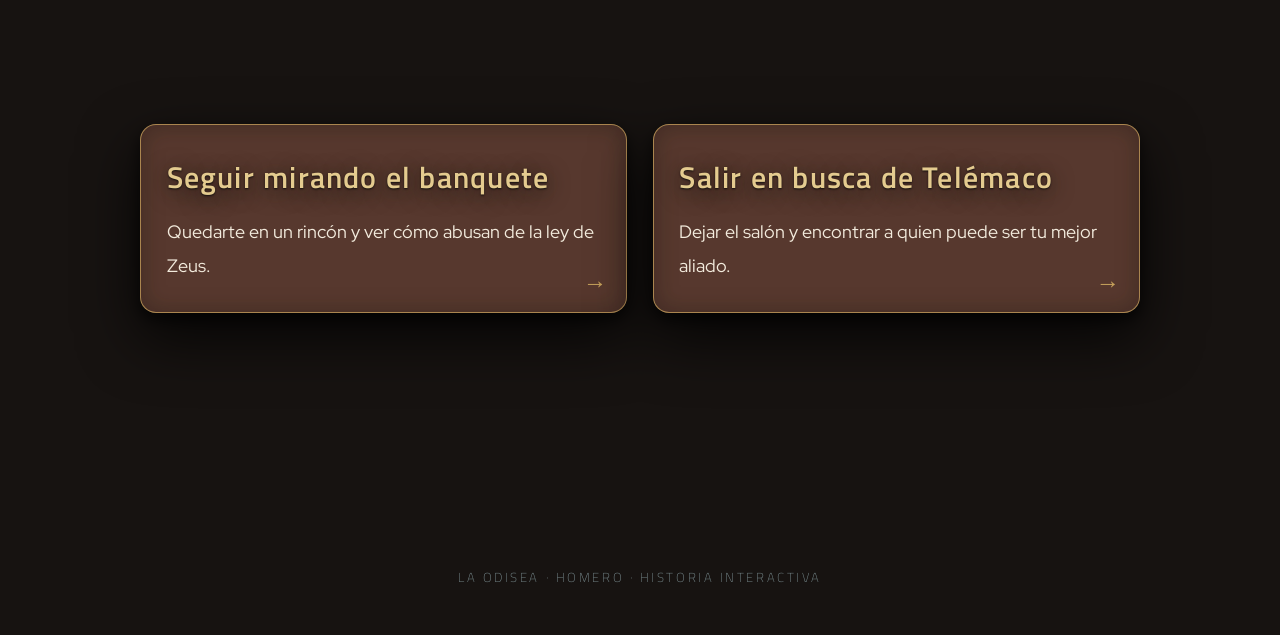
<file: pretendientes.html>
<!DOCTYPE html>
<html lang="es">
<head>
  <meta charset="UTF-8">
  <meta name="viewport" content="width=device-width, initial-scale=1">
  <title>Los pretendientes en Ítaca · La Odisea</title>
  <meta name="description" content="Historia interactiva basada en La Odisea de Homero: tus decisiones cambian el regreso de Odiseo a Ítaca.">
  <link rel="preconnect" href="https://fonts.googleapis.com">
  <link rel="preconnect" href="https://fonts.gstatic.com" crossorigin>
  <link rel="stylesheet" href="https://fonts.googleapis.com/css2?family=Bebas+Neue&family=Red+Hat+Display:ital,wght@0,300..900;1,300..900&family=Titillium+Web:ital,wght@0,200;0,300;0,400;0,600;0,700;0,900;1,200;1,300;1,400;1,600;1,700&display=swap">
  <link rel="stylesheet" href="nivel2.css">
</head>
<body class="nivel-2">
  <div class="progreso" aria-hidden="true"></div>
  <nav class="barra" aria-label="Navegación de la historia">
    <a href="index.html">Inicio</a>
    <span class="barra__nivel">Nivel 2 · Los pretendientes</span>
  </nav>

<div class="fondo" aria-hidden="true"><div class="fondo__img" data-velocidad="-0.04"></div></div>
<div class="niebla niebla--1" aria-hidden="true"></div>
<div class="niebla niebla--2" aria-hidden="true"></div>
<div class="olas" aria-hidden="true"></div>
<div class="particulas" aria-hidden="true"></div>

  <main>
    <section class="escena escena--hero" id="inicio">
      <div class="par" data-velocidad="-0.08">
        <div class="titulo reveal">
          <span class="etapa-num">Nodo 2</span>
          <h1>Un palacio tomado</h1>
          <h2>Odiseo ve a los pretendientes en su hogar</h2>
        </div>
      </div>
      <div class="par" data-velocidad="0.04">
        <div class="panel panel--ancho reveal reveal--retardo">
          <p>Con las ropas rotas de un mendigo, Odiseo cruza el umbral de su propio palacio. Nadie lo reconoce.</p>
        </div>
      </div>
      <div class="pista-scroll reveal">Desciende para continuar</div>
    </section>
    <section class="escena escena--izq " id="escena-0">
      <div class="par" data-velocidad="-0.06">
        <div class="titulo reveal">
          <span class="etapa-num">Primera mirada</span>
          <h1>Más de cien hombres</h1>
          <h2>Quieren a Penélope y el poder</h2>
        </div>
      </div>
      <div class="par" data-velocidad="0.03">
        <div class="panel reveal reveal--retardo">
          <p>Los pretendientes se han instalado en la sala. Llegaron esperando que Penélope escoja a uno de ellos como esposo, y con ello se queden con el trono de Ítaca.</p><p>Consumen las reservas, maltratan a los criados y se burlan del recién llegado.</p>
          
        </div>
      </div>
      
    </section>
    <section class="escena escena--der " id="escena-1">
      <div class="par" data-velocidad="-0.06">
        <div class="titulo reveal">
          <span class="etapa-num">Segunda mirada</span>
          <h1>La humillación</h1>
          <h2>Un mendigo no tiene derechos</h2>
        </div>
      </div>
      <div class="par" data-velocidad="0.03">
        <div class="panel reveal reveal--retardo">
          <p>Uno de ellos le arroja un banco al hombro. Odiseo traga su ira: todavía no es el momento.</p><p>Aprende quiénes son los más crueles y cuáles son sus costumbres. Esa información valdrá más que una espada.</p>
          <p class="consecuencia">Has aprendido las debilidades de los pretendientes, pero también te has expuesto a sus burlas.</p>
        </div>
      </div>
      
    </section>
    <section class="escena escena--decision" id="decision">
      <div class="par" data-velocidad="-0.05">
        <div class="titulo reveal">
          <span class="etapa-num">Tu decisión</span>
          <h1>Dos caminos</h1>
          <h2>Sigue observando o busca a tu hijo.</h2>
        </div>
      </div>
      <div class="opciones">
        <a class="opcion reveal" href="pretendientes-gozan.html"><h2>Seguir mirando el banquete</h2><p>Quedarte en un rincón y ver cómo abusan de la ley de Zeus.</p></a>
        <a class="opcion reveal" href="telemaco.html"><h2>Salir en busca de Telémaco</h2><p>Dejar el salón y encontrar a quien puede ser tu mejor aliado.</p></a>
      </div>
    </section>
  </main>

  <footer class="pie">La Odisea · Homero · Historia interactiva</footer>
  <script src="script.js"></script>
</body>
</html>
</file>
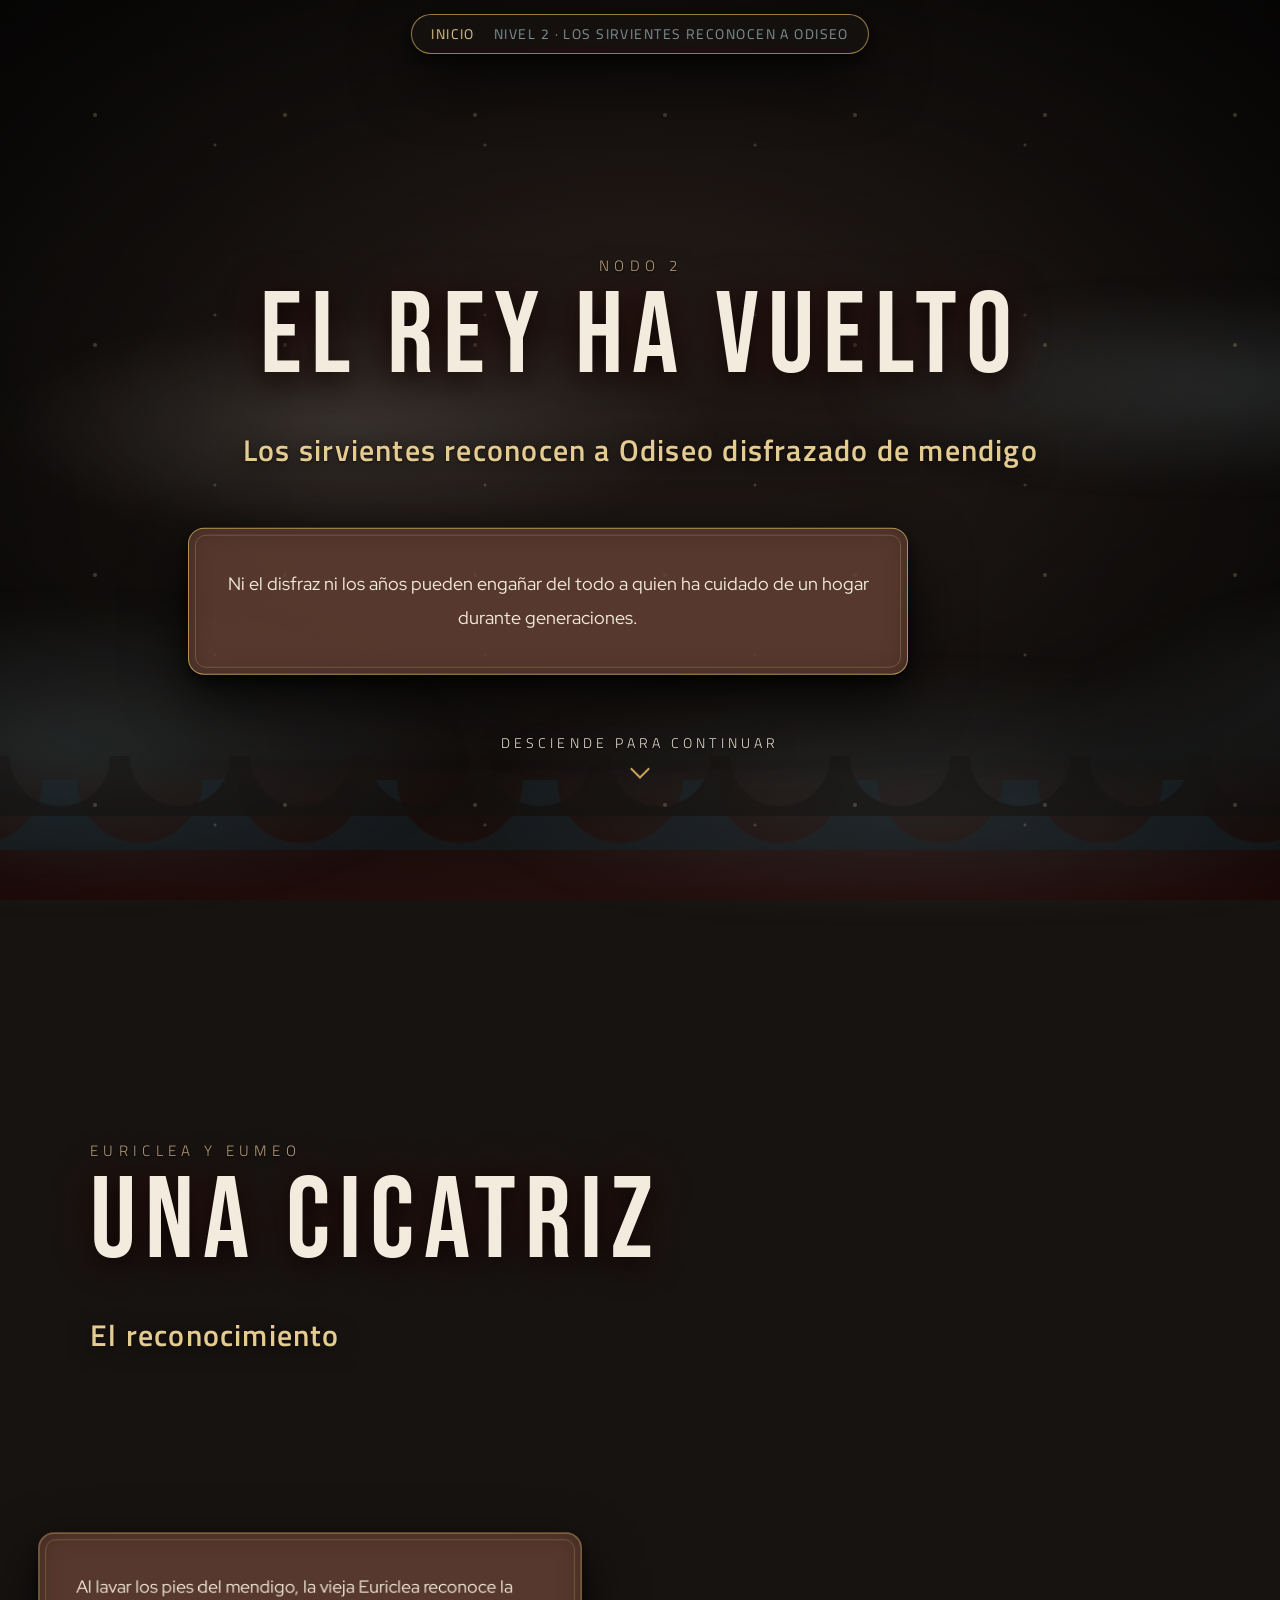
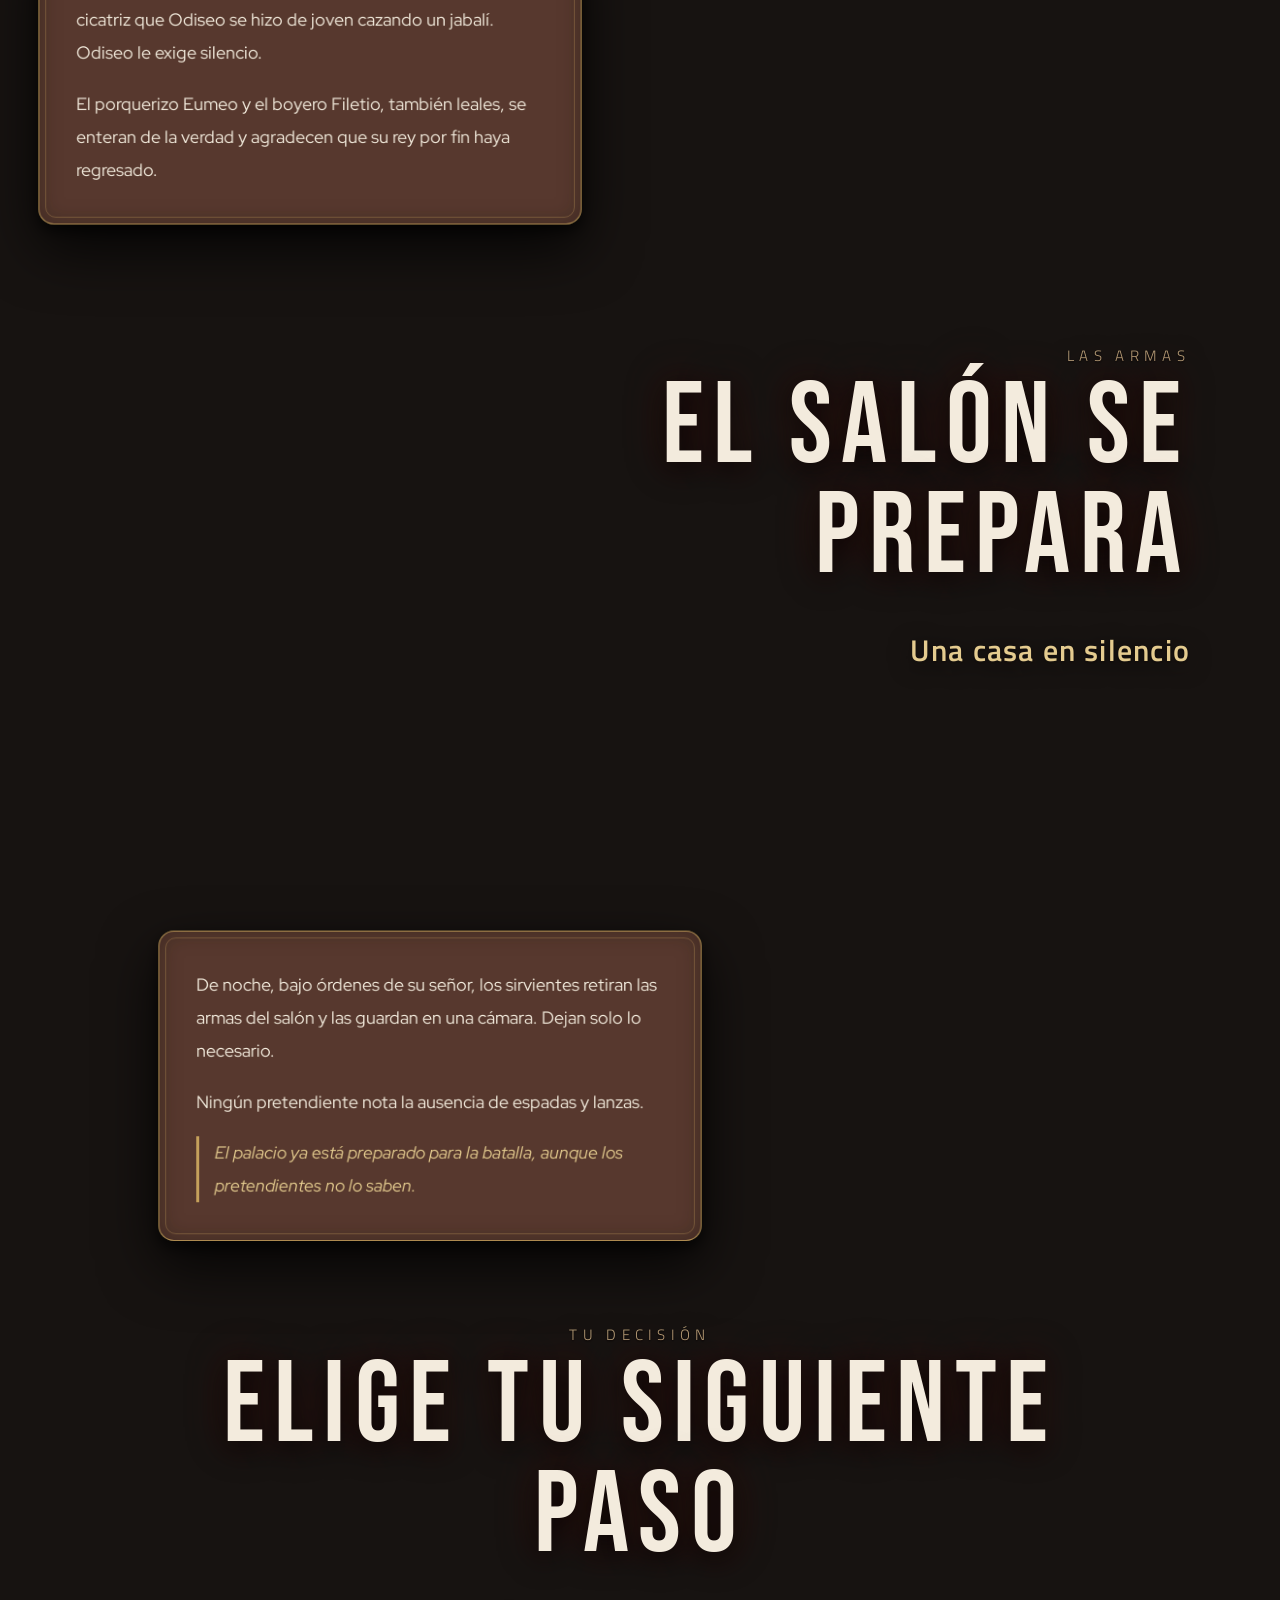
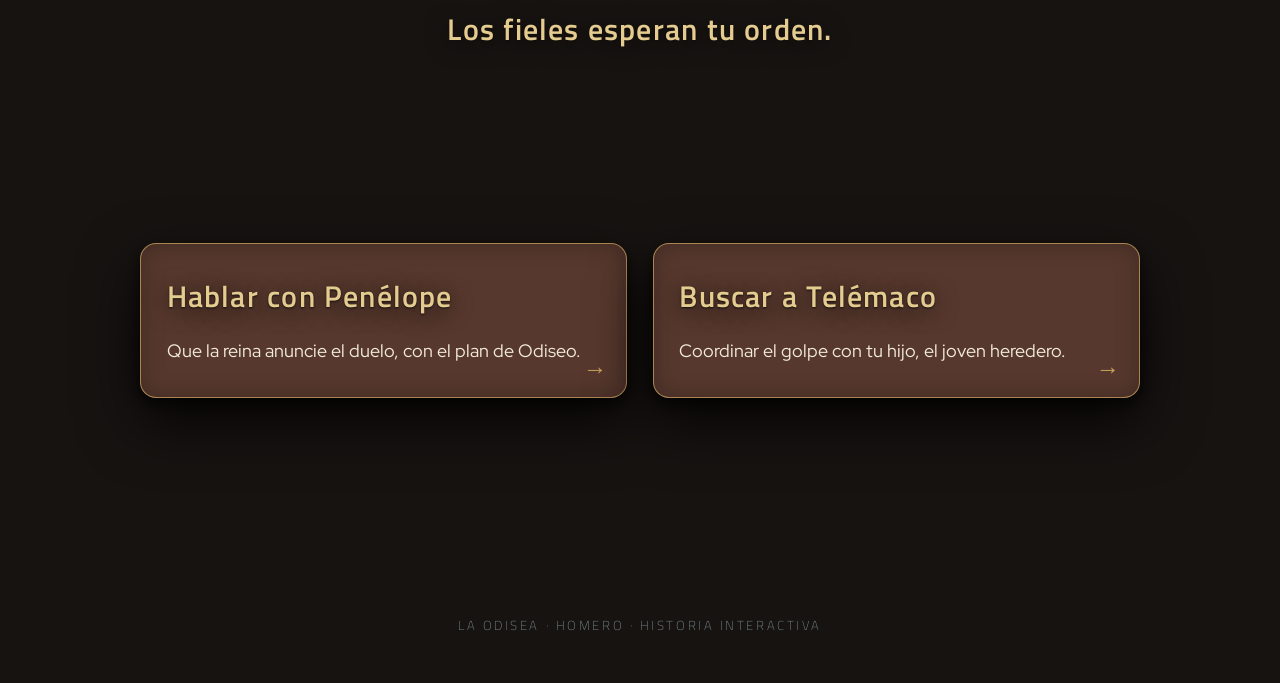
<file: sirvientes-reconocen.html>
<!DOCTYPE html>
<html lang="es">
<head>
  <meta charset="UTF-8">
  <meta name="viewport" content="width=device-width, initial-scale=1">
  <title>Los sirvientes reconocen a Odiseo · La Odisea</title>
  <meta name="description" content="Historia interactiva basada en La Odisea de Homero: tus decisiones cambian el regreso de Odiseo a Ítaca.">
  <link rel="preconnect" href="https://fonts.googleapis.com">
  <link rel="preconnect" href="https://fonts.gstatic.com" crossorigin>
  <link rel="stylesheet" href="https://fonts.googleapis.com/css2?family=Bebas+Neue&family=Red+Hat+Display:ital,wght@0,300..900;1,300..900&family=Titillium+Web:ital,wght@0,200;0,300;0,400;0,600;0,700;0,900;1,200;1,300;1,400;1,600;1,700&display=swap">
  <link rel="stylesheet" href="nivel2.css">
</head>
<body class="nivel-2">
  <div class="progreso" aria-hidden="true"></div>
  <nav class="barra" aria-label="Navegación de la historia">
    <a href="index.html">Inicio</a>
    <span class="barra__nivel">Nivel 2 · Los sirvientes reconocen a Odiseo</span>
  </nav>

<div class="fondo" aria-hidden="true"><div class="fondo__img" data-velocidad="-0.04"></div></div>
<div class="niebla niebla--1" aria-hidden="true"></div>
<div class="niebla niebla--2" aria-hidden="true"></div>
<div class="olas" aria-hidden="true"></div>
<div class="particulas" aria-hidden="true"></div>

  <main>
    <section class="escena escena--hero" id="inicio">
      <div class="par" data-velocidad="-0.08">
        <div class="titulo reveal">
          <span class="etapa-num">Nodo 2</span>
          <h1>El rey ha vuelto</h1>
          <h2>Los sirvientes reconocen a Odiseo disfrazado de mendigo</h2>
        </div>
      </div>
      <div class="par" data-velocidad="0.04">
        <div class="panel panel--ancho reveal reveal--retardo">
          <p>Ni el disfraz ni los años pueden engañar del todo a quien ha cuidado de un hogar durante generaciones.</p>
        </div>
      </div>
      <div class="pista-scroll reveal">Desciende para continuar</div>
    </section>
    <section class="escena escena--izq " id="escena-0">
      <div class="par" data-velocidad="-0.06">
        <div class="titulo reveal">
          <span class="etapa-num">Euriclea y Eumeo</span>
          <h1>Una cicatriz</h1>
          <h2>El reconocimiento</h2>
        </div>
      </div>
      <div class="par" data-velocidad="0.03">
        <div class="panel reveal reveal--retardo">
          <p>Al lavar los pies del mendigo, la vieja Euriclea reconoce la cicatriz que Odiseo se hizo de joven cazando un jabalí. Odiseo le exige silencio.</p><p>El porquerizo Eumeo y el boyero Filetio, también leales, se enteran de la verdad y agradecen que su rey por fin haya regresado.</p>
          
        </div>
      </div>
      
    </section>
    <section class="escena escena--der " id="escena-1">
      <div class="par" data-velocidad="-0.06">
        <div class="titulo reveal">
          <span class="etapa-num">Las armas</span>
          <h1>El salón se prepara</h1>
          <h2>Una casa en silencio</h2>
        </div>
      </div>
      <div class="par" data-velocidad="0.03">
        <div class="panel reveal reveal--retardo">
          <p>De noche, bajo órdenes de su señor, los sirvientes retiran las armas del salón y las guardan en una cámara. Dejan solo lo necesario.</p><p>Ningún pretendiente nota la ausencia de espadas y lanzas.</p>
          <p class="consecuencia">El palacio ya está preparado para la batalla, aunque los pretendientes no lo saben.</p>
        </div>
      </div>
      
    </section>
    <section class="escena escena--decision" id="decision">
      <div class="par" data-velocidad="-0.05">
        <div class="titulo reveal">
          <span class="etapa-num">Tu decisión</span>
          <h1>Elige tu siguiente paso</h1>
          <h2>Los fieles esperan tu orden.</h2>
        </div>
      </div>
      <div class="opciones">
        <a class="opcion reveal" href="penelope-duelo.html"><h2>Hablar con Penélope</h2><p>Que la reina anuncie el duelo, con el plan de Odiseo.</p></a>
        <a class="opcion reveal" href="telemaco.html"><h2>Buscar a Telémaco</h2><p>Coordinar el golpe con tu hijo, el joven heredero.</p></a>
      </div>
    </section>
  </main>

  <footer class="pie">La Odisea · Homero · Historia interactiva</footer>
  <script src="script.js"></script>
</body>
</html>
</file>
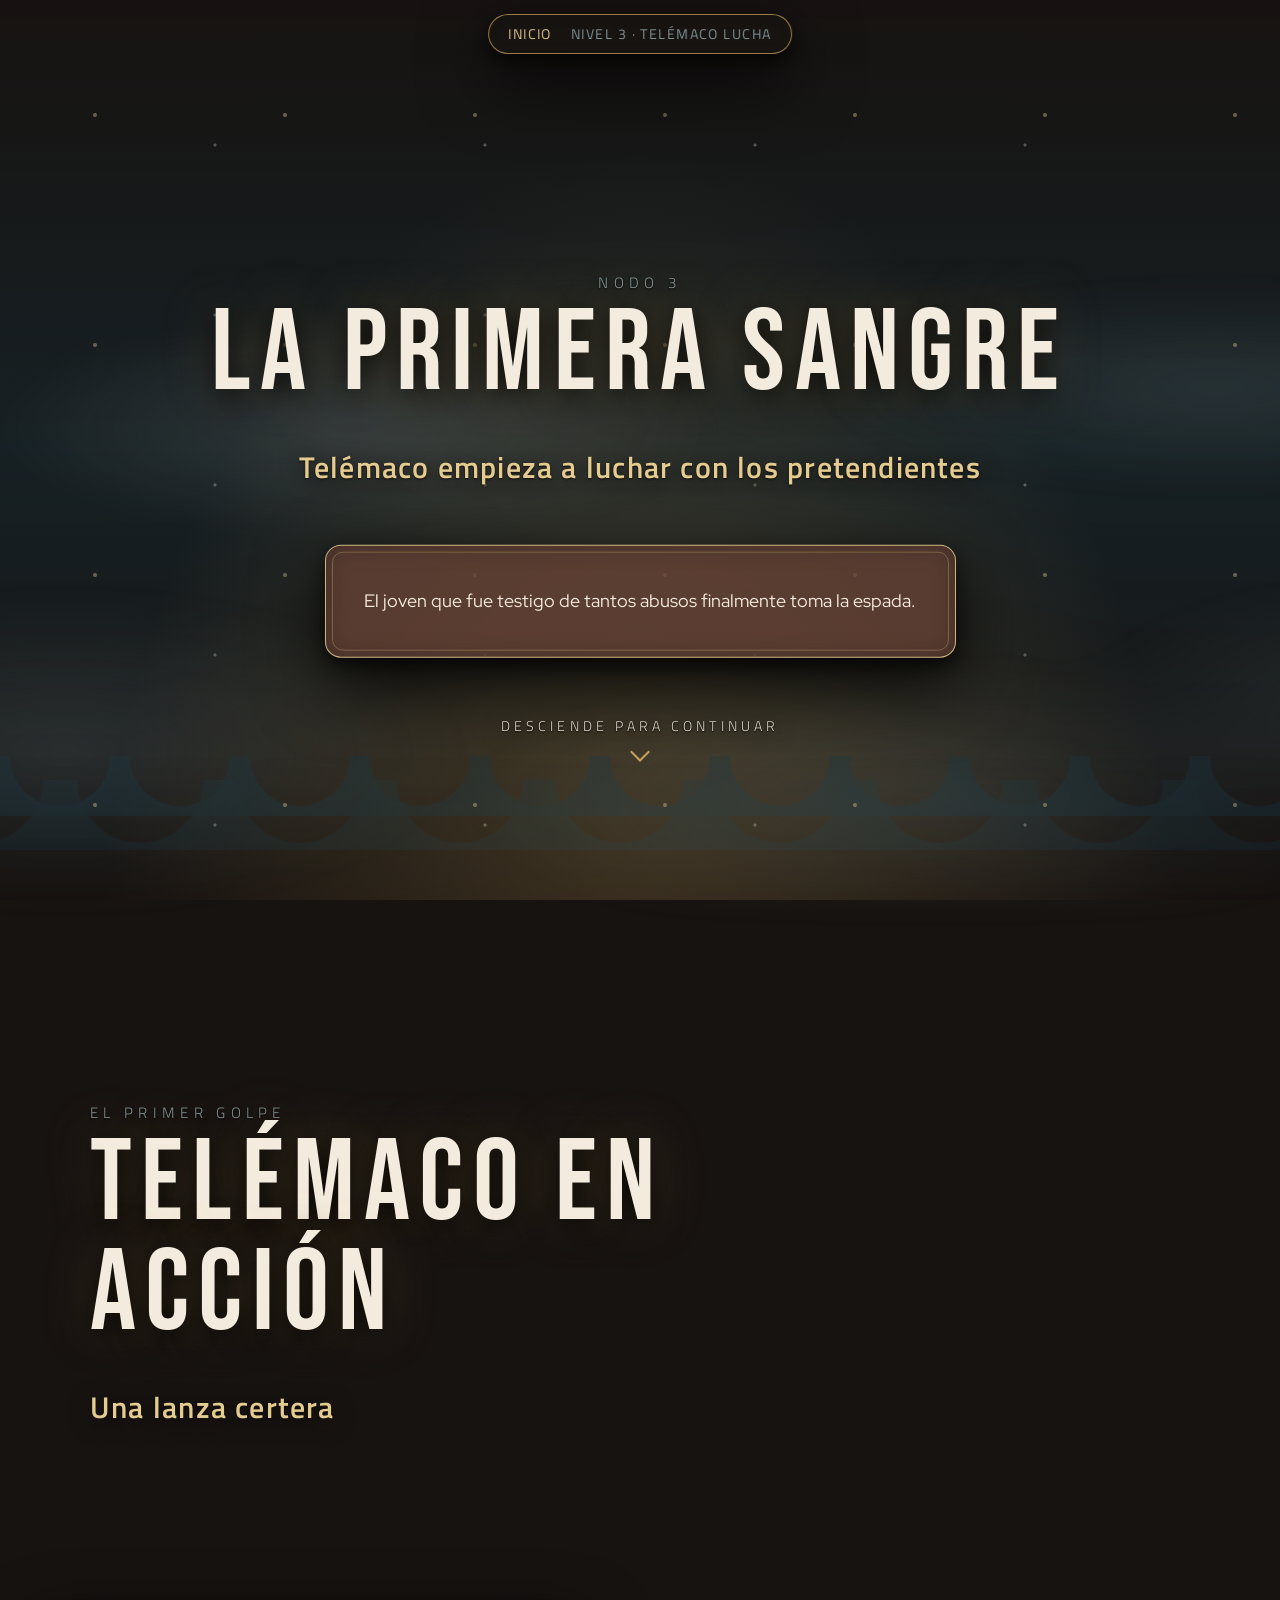
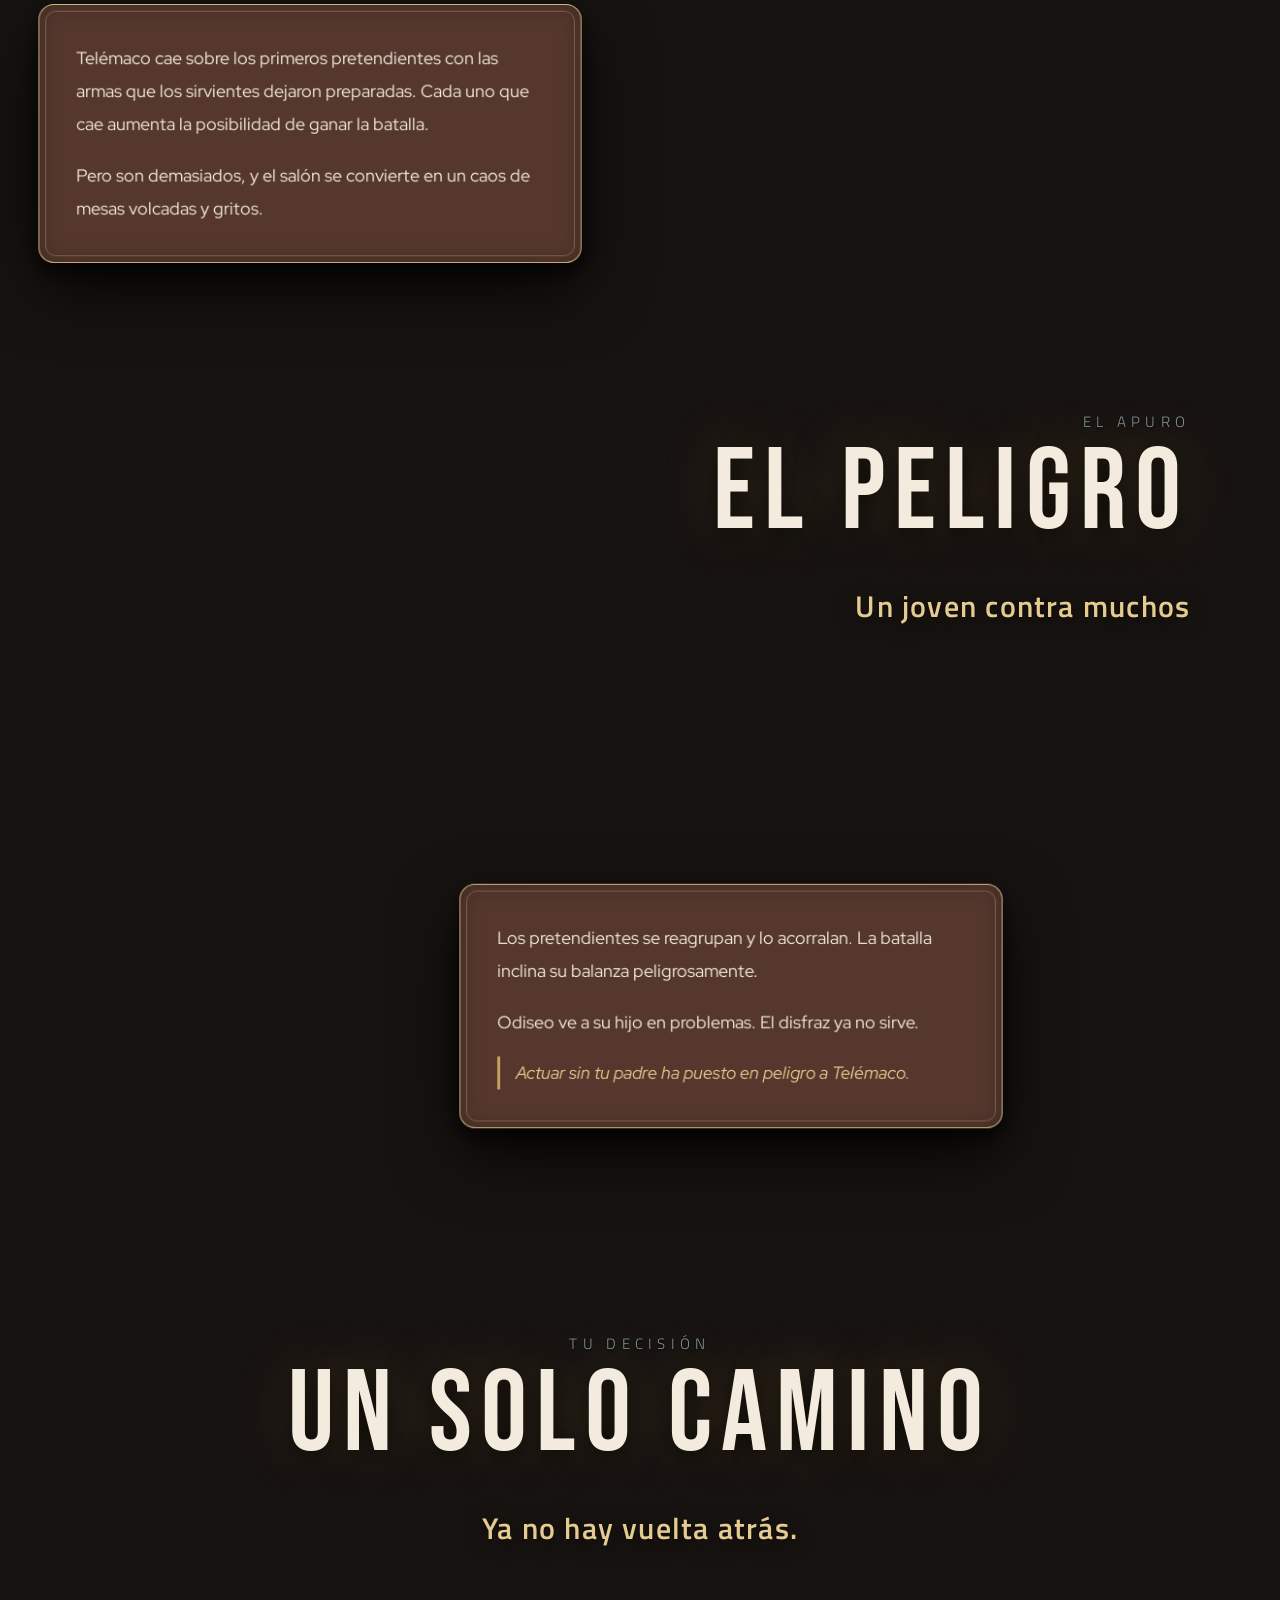
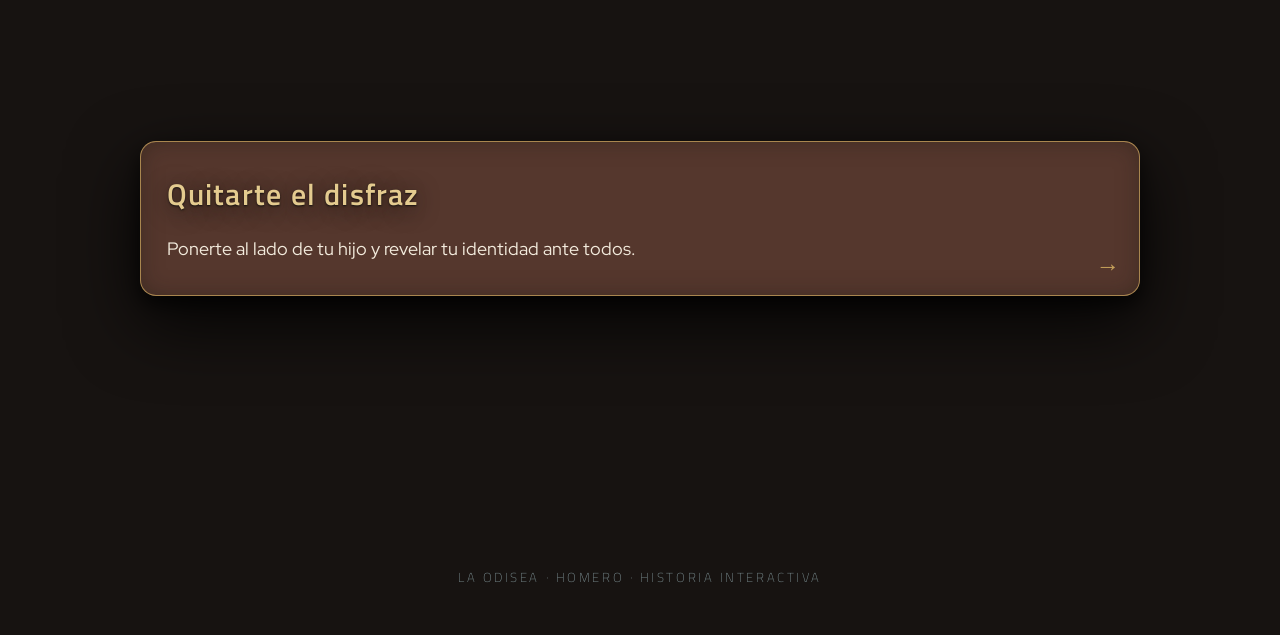
<file: telemaco-lucha.html>
<!DOCTYPE html>
<html lang="es">
<head>
  <meta charset="UTF-8">
  <meta name="viewport" content="width=device-width, initial-scale=1">
  <title>Telémaco comienza a luchar · La Odisea</title>
  <meta name="description" content="Historia interactiva basada en La Odisea de Homero: tus decisiones cambian el regreso de Odiseo a Ítaca.">
  <link rel="preconnect" href="https://fonts.googleapis.com">
  <link rel="preconnect" href="https://fonts.gstatic.com" crossorigin>
  <link rel="stylesheet" href="https://fonts.googleapis.com/css2?family=Bebas+Neue&family=Red+Hat+Display:ital,wght@0,300..900;1,300..900&family=Titillium+Web:ital,wght@0,200;0,300;0,400;0,600;0,700;0,900;1,200;1,300;1,400;1,600;1,700&display=swap">
  <link rel="stylesheet" href="nivel3.css">
</head>
<body class="nivel-3">
  <div class="progreso" aria-hidden="true"></div>
  <nav class="barra" aria-label="Navegación de la historia">
    <a href="index.html">Inicio</a>
    <span class="barra__nivel">Nivel 3 · Telémaco lucha</span>
  </nav>

<div class="fondo" aria-hidden="true"><iframe class="fondo__video" src="https://www.youtube.com/embed/FuHjPTW2bVQ?si=IxL4sEb6ZLNOKi6M&autoplay=1&mute=1&controls=0&loop=1&playlist=FuHjPTW2bVQ&playsinline=1&modestbranding=1&rel=0&disablekb=1" title="Video ambiental" allow="autoplay; encrypted-media; picture-in-picture" referrerpolicy="strict-origin-when-cross-origin" tabindex="-1" aria-hidden="true"></iframe></div>
<div class="niebla niebla--1" aria-hidden="true"></div>
<div class="niebla niebla--2" aria-hidden="true"></div>
<div class="olas" aria-hidden="true"></div>
<div class="particulas" aria-hidden="true"></div>

  <main>
    <section class="escena escena--hero" id="inicio">
      <div class="par" data-velocidad="-0.08">
        <div class="titulo reveal">
          <span class="etapa-num">Nodo 3</span>
          <h1>La primera sangre</h1>
          <h2>Telémaco empieza a luchar con los pretendientes</h2>
        </div>
      </div>
      <div class="par" data-velocidad="0.04">
        <div class="panel panel--ancho reveal reveal--retardo">
          <p>El joven que fue testigo de tantos abusos finalmente toma la espada.</p>
        </div>
      </div>
      <div class="pista-scroll reveal">Desciende para continuar</div>
    </section>
    <section class="escena escena--izq " id="escena-0">
      <div class="par" data-velocidad="-0.06">
        <div class="titulo reveal">
          <span class="etapa-num">El primer golpe</span>
          <h1>Telémaco en acción</h1>
          <h2>Una lanza certera</h2>
        </div>
      </div>
      <div class="par" data-velocidad="0.03">
        <div class="panel reveal reveal--retardo">
          <p>Telémaco cae sobre los primeros pretendientes con las armas que los sirvientes dejaron preparadas. Cada uno que cae aumenta la posibilidad de ganar la batalla.</p><p>Pero son demasiados, y el salón se convierte en un caos de mesas volcadas y gritos.</p>
          
        </div>
      </div>
      
    </section>
    <section class="escena escena--der " id="escena-1">
      <div class="par" data-velocidad="-0.06">
        <div class="titulo reveal">
          <span class="etapa-num">El apuro</span>
          <h1>El peligro</h1>
          <h2>Un joven contra muchos</h2>
        </div>
      </div>
      <div class="par" data-velocidad="0.03">
        <div class="panel reveal reveal--retardo">
          <p>Los pretendientes se reagrupan y lo acorralan. La batalla inclina su balanza peligrosamente.</p><p>Odiseo ve a su hijo en problemas. El disfraz ya no sirve.</p>
          <p class="consecuencia">Actuar sin tu padre ha puesto en peligro a Telémaco.</p>
        </div>
      </div>
      
    </section>
    <section class="escena escena--decision" id="decision">
      <div class="par" data-velocidad="-0.05">
        <div class="titulo reveal">
          <span class="etapa-num">Tu decisión</span>
          <h1>Un solo camino</h1>
          <h2>Ya no hay vuelta atrás.</h2>
        </div>
      </div>
      <div class="opciones">
        <a class="opcion reveal" href="odiseo-revela.html"><h2>Quitarte el disfraz</h2><p>Ponerte al lado de tu hijo y revelar tu identidad ante todos.</p></a>
      </div>
    </section>
  </main>

  <footer class="pie">La Odisea · Homero · Historia interactiva</footer>
  <script src="script.js"></script>
</body>
</html>
</file>
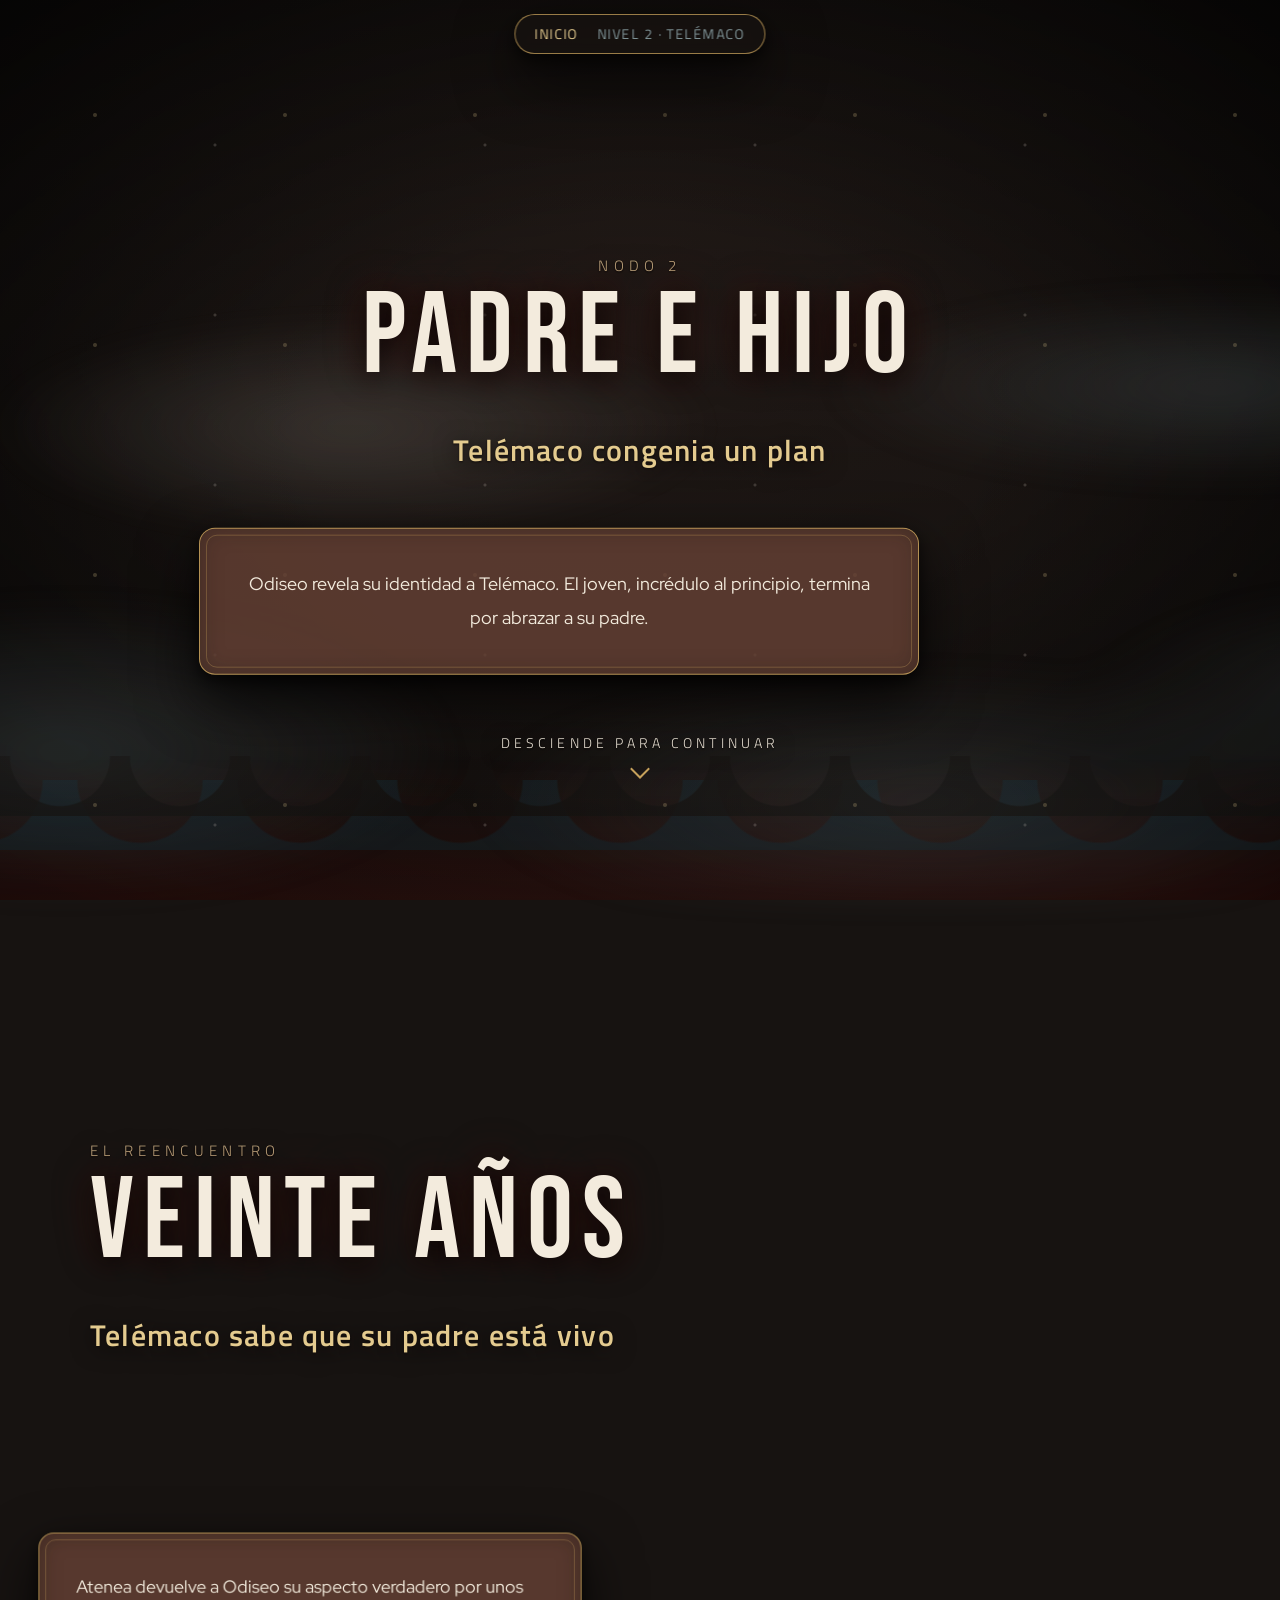
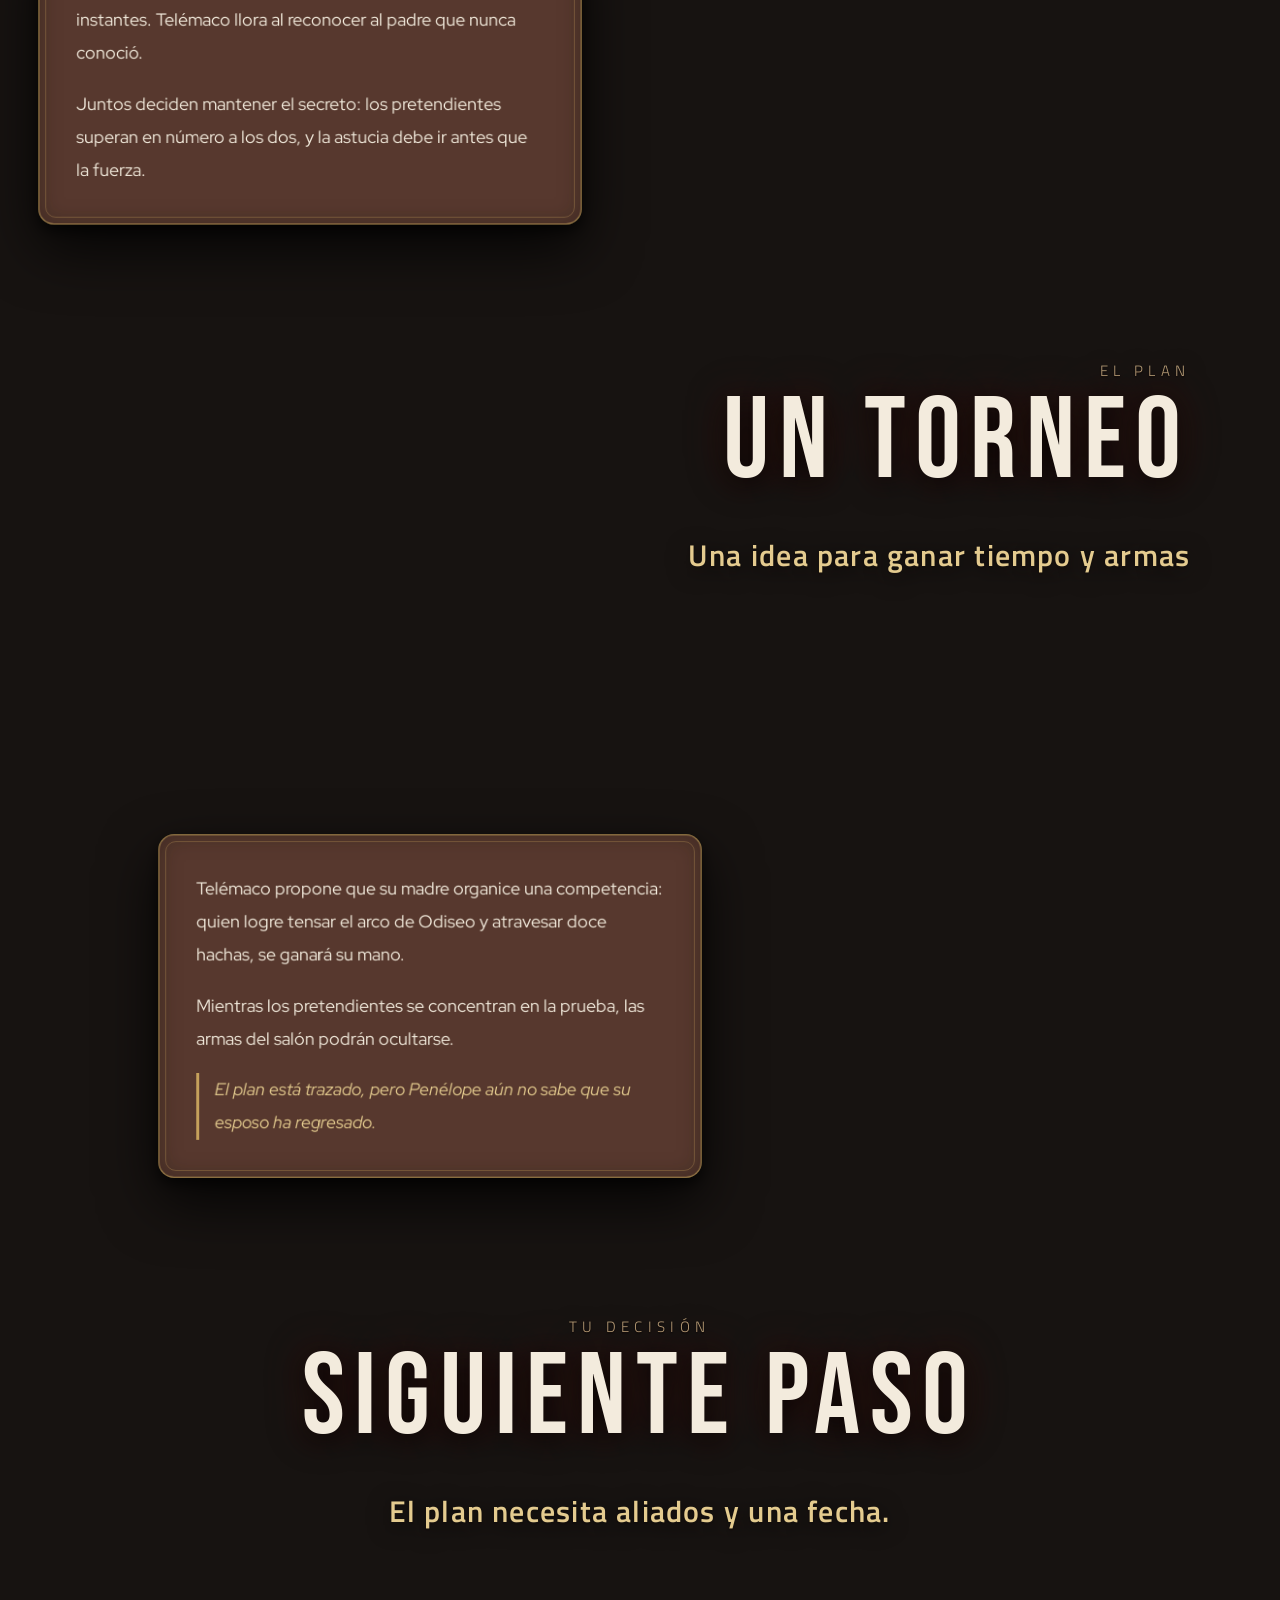
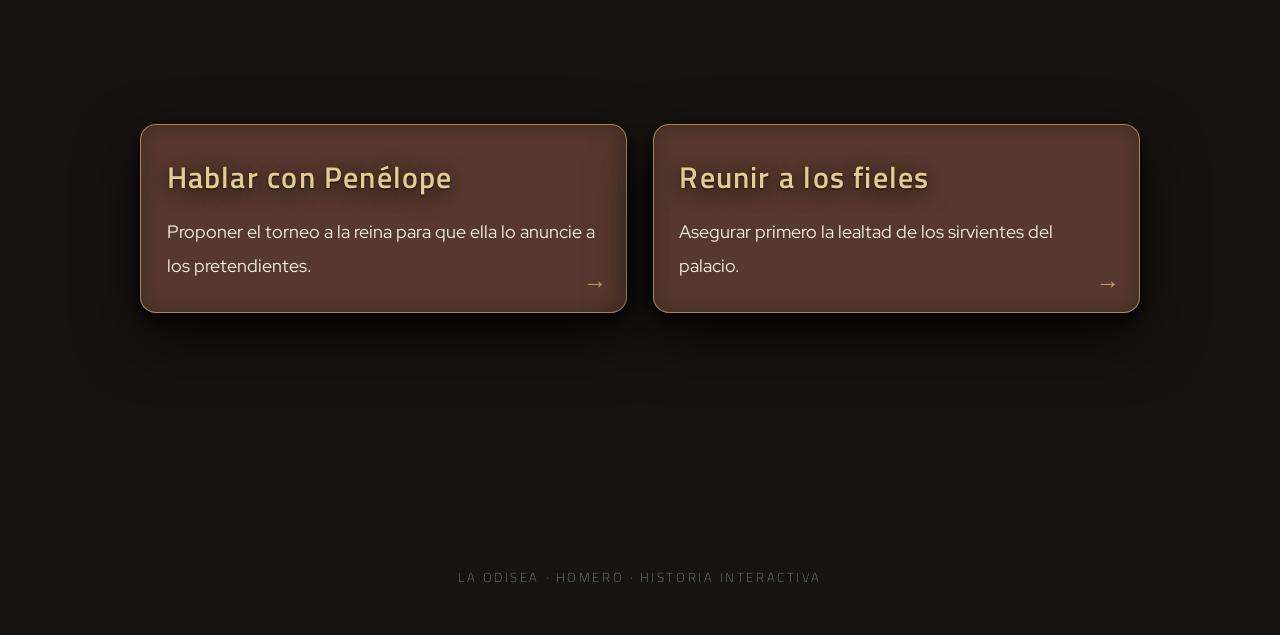
<file: telemaco.html>
<!DOCTYPE html>
<html lang="es">
<head>
  <meta charset="UTF-8">
  <meta name="viewport" content="width=device-width, initial-scale=1">
  <title>Telémaco congenia un plan · La Odisea</title>
  <meta name="description" content="Historia interactiva basada en La Odisea de Homero: tus decisiones cambian el regreso de Odiseo a Ítaca.">
  <link rel="preconnect" href="https://fonts.googleapis.com">
  <link rel="preconnect" href="https://fonts.gstatic.com" crossorigin>
  <link rel="stylesheet" href="https://fonts.googleapis.com/css2?family=Bebas+Neue&family=Red+Hat+Display:ital,wght@0,300..900;1,300..900&family=Titillium+Web:ital,wght@0,200;0,300;0,400;0,600;0,700;0,900;1,200;1,300;1,400;1,600;1,700&display=swap">
  <link rel="stylesheet" href="nivel2.css">
</head>
<body class="nivel-2">
  <div class="progreso" aria-hidden="true"></div>
  <nav class="barra" aria-label="Navegación de la historia">
    <a href="index.html">Inicio</a>
    <span class="barra__nivel">Nivel 2 · Telémaco</span>
  </nav>

<div class="fondo" aria-hidden="true"><div class="fondo__img" data-velocidad="-0.04"></div></div>
<div class="niebla niebla--1" aria-hidden="true"></div>
<div class="niebla niebla--2" aria-hidden="true"></div>
<div class="olas" aria-hidden="true"></div>
<div class="particulas" aria-hidden="true"></div>

  <main>
    <section class="escena escena--hero" id="inicio">
      <div class="par" data-velocidad="-0.08">
        <div class="titulo reveal">
          <span class="etapa-num">Nodo 2</span>
          <h1>Padre e hijo</h1>
          <h2>Telémaco congenia un plan</h2>
        </div>
      </div>
      <div class="par" data-velocidad="0.04">
        <div class="panel panel--ancho reveal reveal--retardo">
          <p>Odiseo revela su identidad a Telémaco. El joven, incrédulo al principio, termina por abrazar a su padre.</p>
        </div>
      </div>
      <div class="pista-scroll reveal">Desciende para continuar</div>
    </section>
    <section class="escena escena--izq " id="escena-0">
      <div class="par" data-velocidad="-0.06">
        <div class="titulo reveal">
          <span class="etapa-num">El reencuentro</span>
          <h1>Veinte años</h1>
          <h2>Telémaco sabe que su padre está vivo</h2>
        </div>
      </div>
      <div class="par" data-velocidad="0.03">
        <div class="panel reveal reveal--retardo">
          <p>Atenea devuelve a Odiseo su aspecto verdadero por unos instantes. Telémaco llora al reconocer al padre que nunca conoció.</p><p>Juntos deciden mantener el secreto: los pretendientes superan en número a los dos, y la astucia debe ir antes que la fuerza.</p>
          
        </div>
      </div>
      
    </section>
    <section class="escena escena--der " id="escena-1">
      <div class="par" data-velocidad="-0.06">
        <div class="titulo reveal">
          <span class="etapa-num">El plan</span>
          <h1>Un torneo</h1>
          <h2>Una idea para ganar tiempo y armas</h2>
        </div>
      </div>
      <div class="par" data-velocidad="0.03">
        <div class="panel reveal reveal--retardo">
          <p>Telémaco propone que su madre organice una competencia: quien logre tensar el arco de Odiseo y atravesar doce hachas, se ganará su mano.</p><p>Mientras los pretendientes se concentran en la prueba, las armas del salón podrán ocultarse.</p>
          <p class="consecuencia">El plan está trazado, pero Penélope aún no sabe que su esposo ha regresado.</p>
        </div>
      </div>
      
    </section>
    <section class="escena escena--decision" id="decision">
      <div class="par" data-velocidad="-0.05">
        <div class="titulo reveal">
          <span class="etapa-num">Tu decisión</span>
          <h1>Siguiente paso</h1>
          <h2>El plan necesita aliados y una fecha.</h2>
        </div>
      </div>
      <div class="opciones">
        <a class="opcion reveal" href="penelope-duelo.html"><h2>Hablar con Penélope</h2><p>Proponer el torneo a la reina para que ella lo anuncie a los pretendientes.</p></a>
        <a class="opcion reveal" href="penelope-sirvientes.html"><h2>Reunir a los fieles</h2><p>Asegurar primero la lealtad de los sirvientes del palacio.</p></a>
      </div>
    </section>
  </main>

  <footer class="pie">La Odisea · Homero · Historia interactiva</footer>
  <script src="script.js"></script>
</body>
</html>
</file>
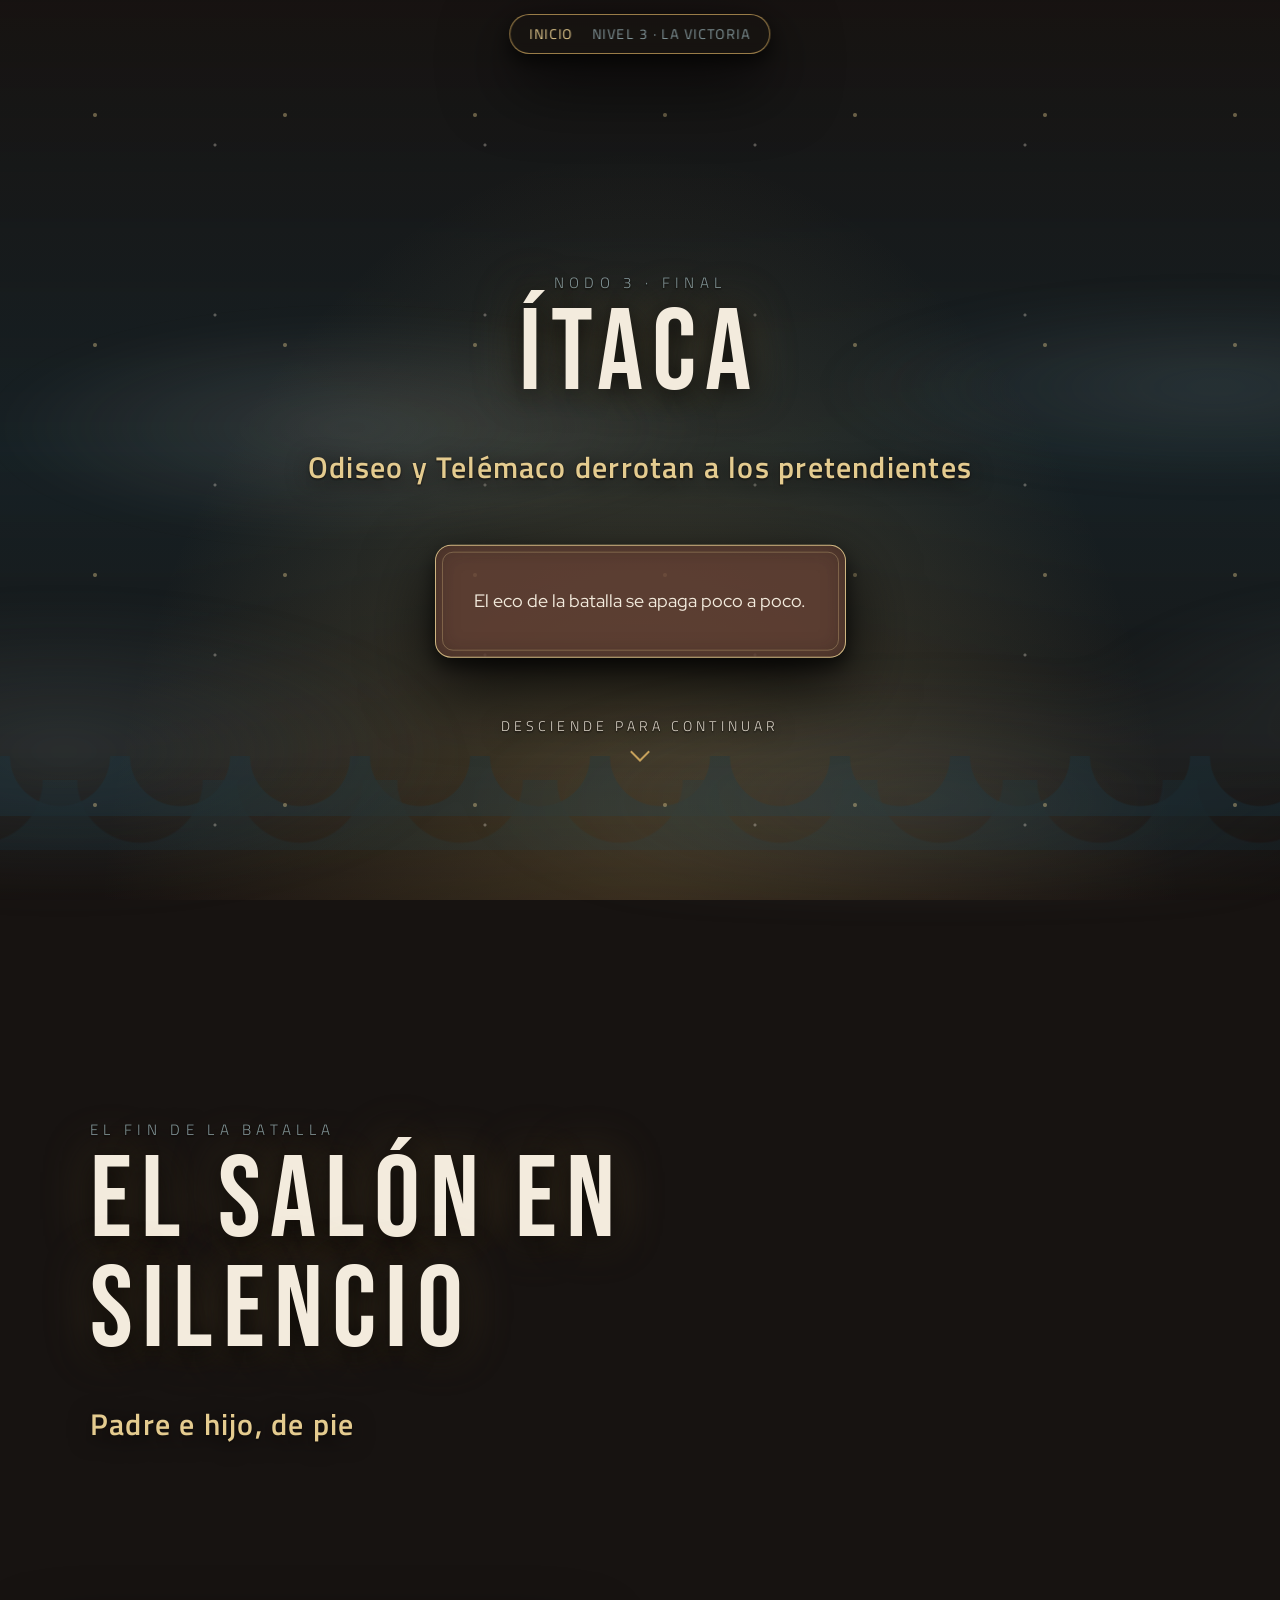
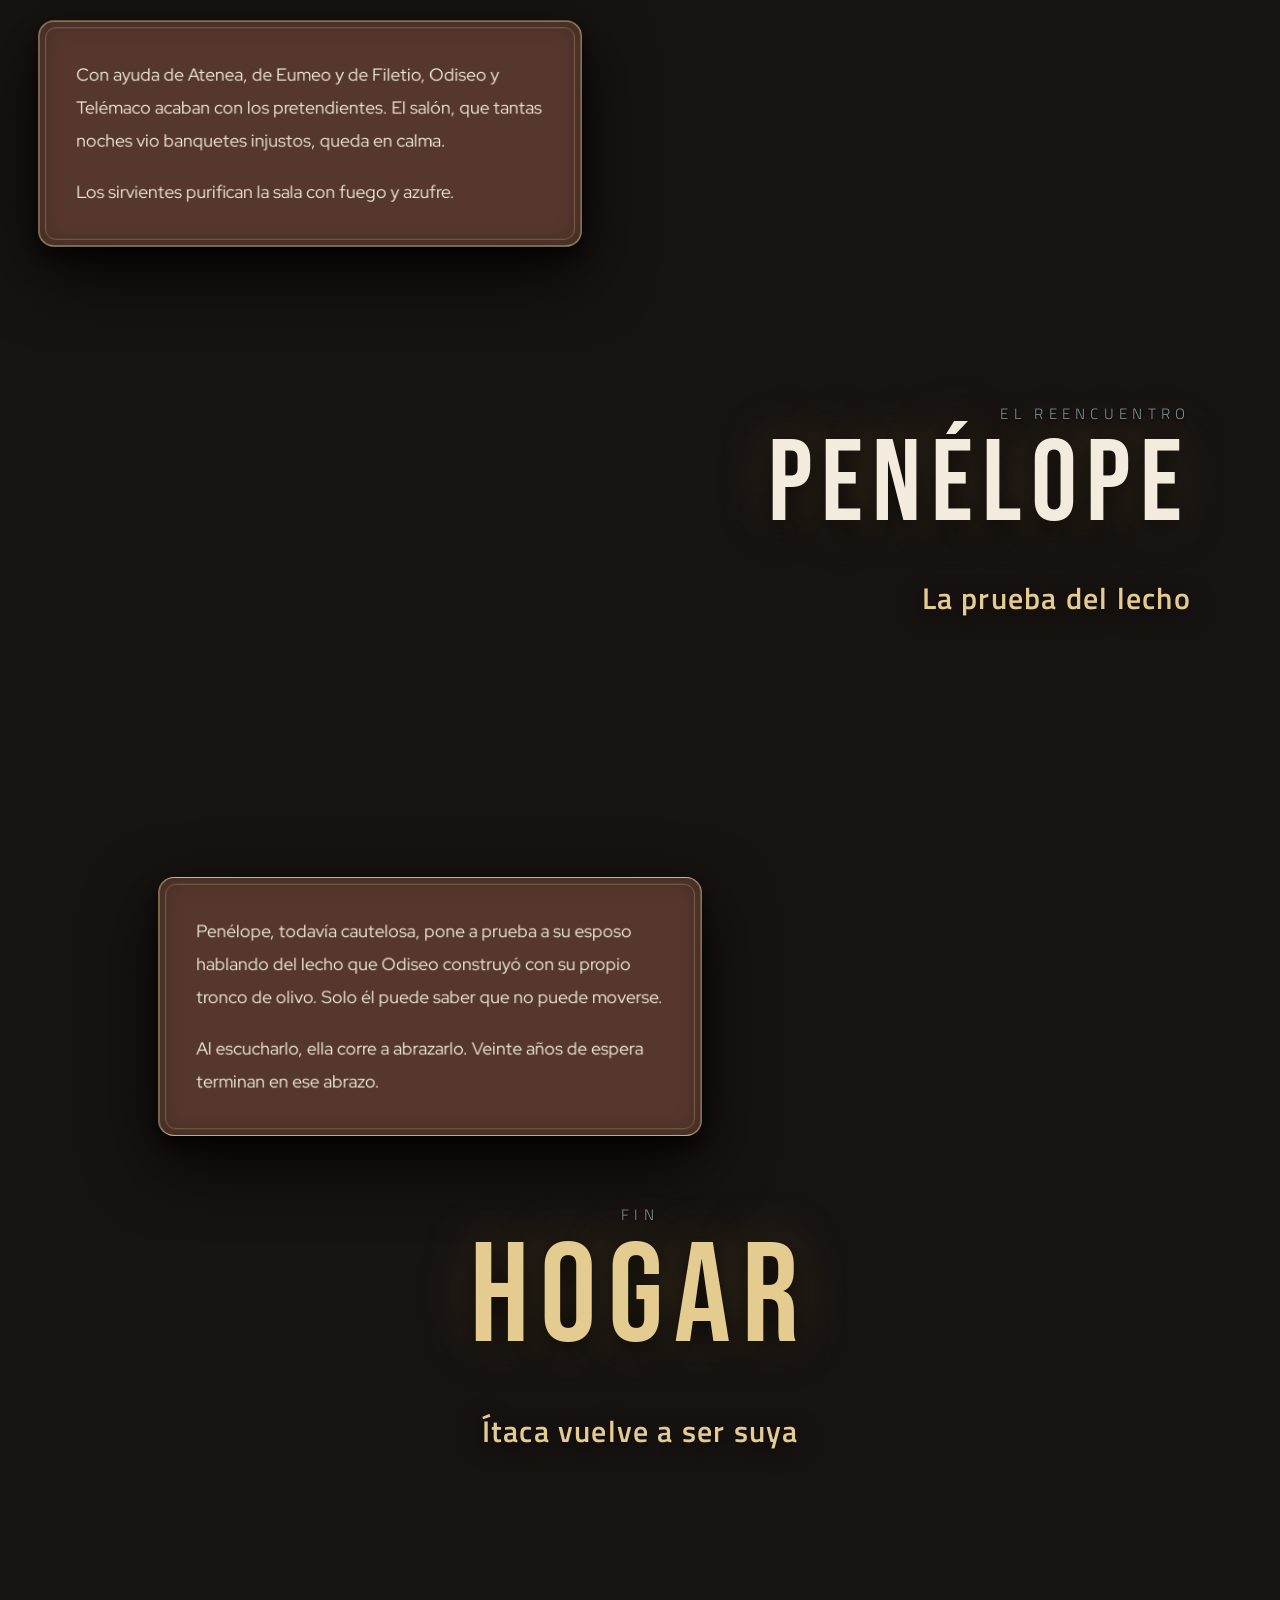
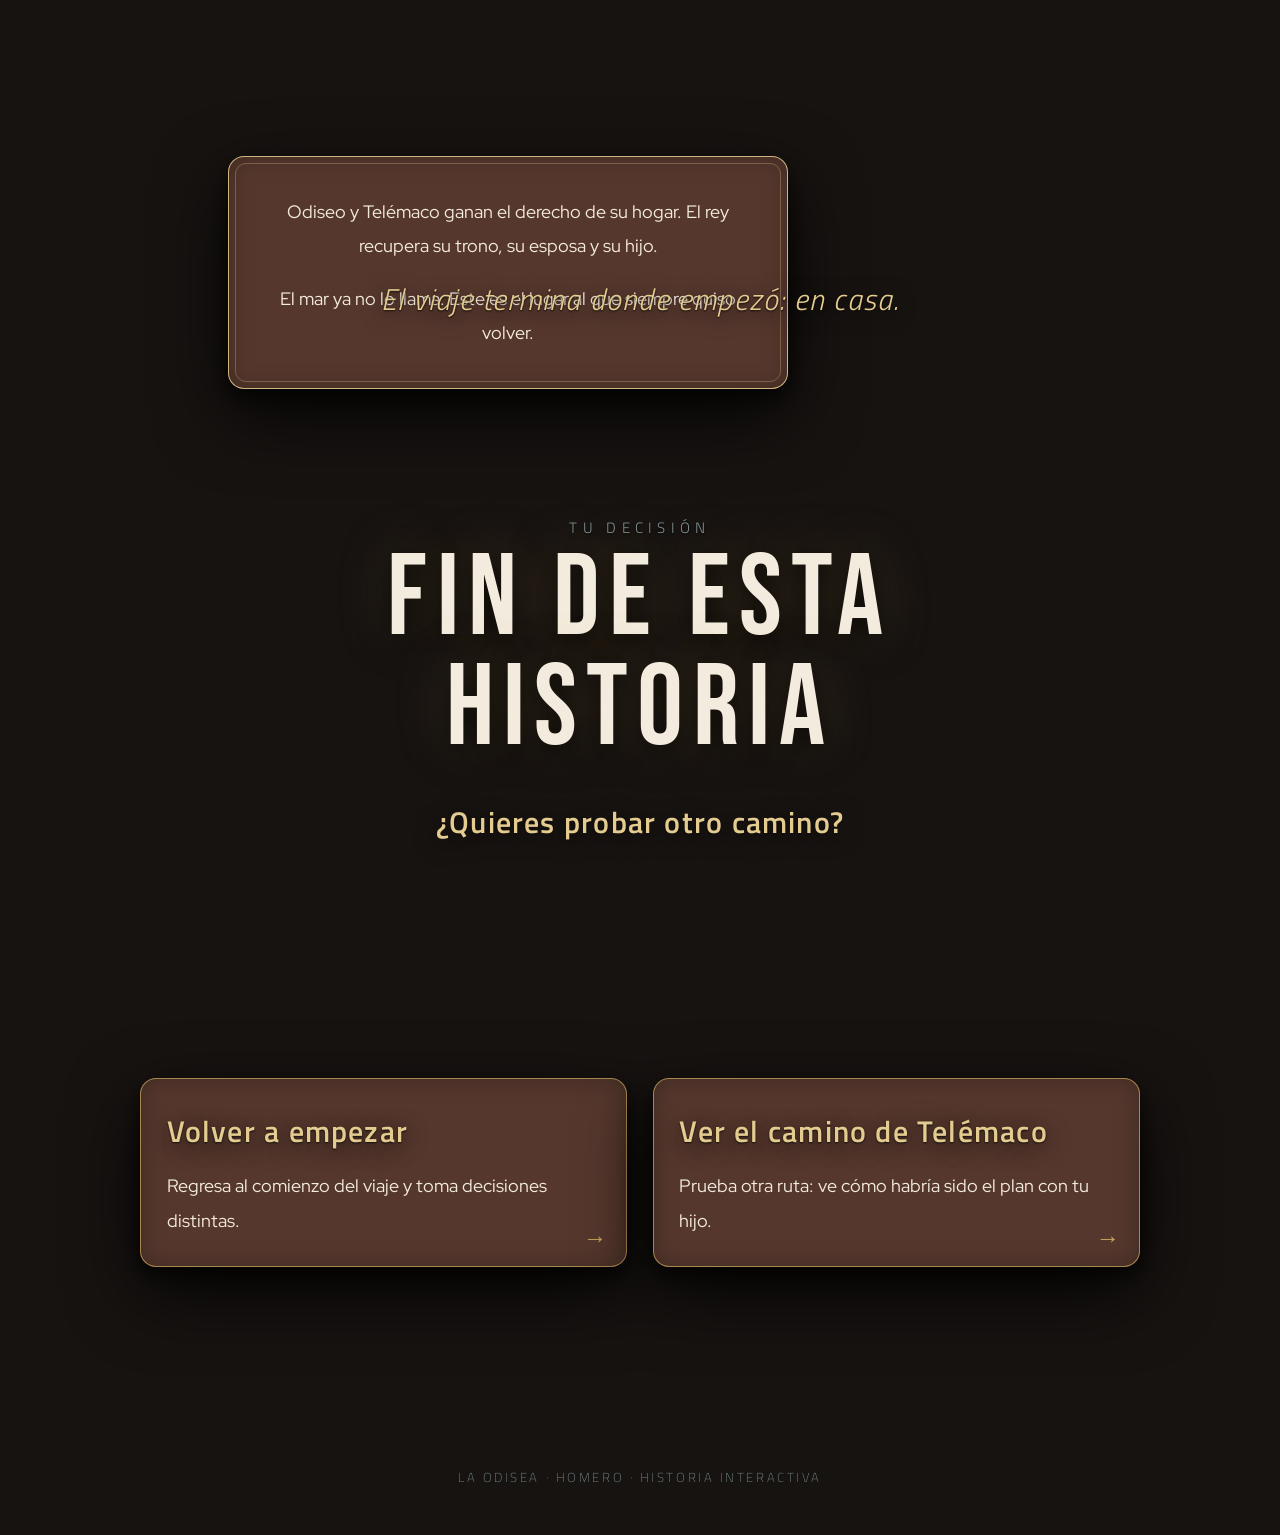
<file: victoria.html>
<!DOCTYPE html>
<html lang="es">
<head>
  <meta charset="UTF-8">
  <meta name="viewport" content="width=device-width, initial-scale=1">
  <title>El regreso a Ítaca · La Odisea</title>
  <meta name="description" content="Historia interactiva basada en La Odisea de Homero: tus decisiones cambian el regreso de Odiseo a Ítaca.">
  <link rel="preconnect" href="https://fonts.googleapis.com">
  <link rel="preconnect" href="https://fonts.gstatic.com" crossorigin>
  <link rel="stylesheet" href="https://fonts.googleapis.com/css2?family=Bebas+Neue&family=Red+Hat+Display:ital,wght@0,300..900;1,300..900&family=Titillium+Web:ital,wght@0,200;0,300;0,400;0,600;0,700;0,900;1,200;1,300;1,400;1,600;1,700&display=swap">
  <link rel="stylesheet" href="nivel3.css">
</head>
<body class="nivel-3">
  <div class="progreso" aria-hidden="true"></div>
  <nav class="barra" aria-label="Navegación de la historia">
    <a href="index.html">Inicio</a>
    <span class="barra__nivel">Nivel 3 · La victoria</span>
  </nav>

<div class="fondo" aria-hidden="true"><iframe class="fondo__video" src="https://www.youtube.com/embed/FuHjPTW2bVQ?si=IxL4sEb6ZLNOKi6M&autoplay=1&mute=1&controls=0&loop=1&playlist=FuHjPTW2bVQ&playsinline=1&modestbranding=1&rel=0&disablekb=1" title="Video ambiental" allow="autoplay; encrypted-media; picture-in-picture" referrerpolicy="strict-origin-when-cross-origin" tabindex="-1" aria-hidden="true"></iframe></div>
<div class="niebla niebla--1" aria-hidden="true"></div>
<div class="niebla niebla--2" aria-hidden="true"></div>
<div class="olas" aria-hidden="true"></div>
<div class="particulas" aria-hidden="true"></div>

  <main>
    <section class="escena escena--hero" id="inicio">
      <div class="par" data-velocidad="-0.08">
        <div class="titulo reveal">
          <span class="etapa-num">Nodo 3 · Final</span>
          <h1>Ítaca</h1>
          <h2>Odiseo y Telémaco derrotan a los pretendientes</h2>
        </div>
      </div>
      <div class="par" data-velocidad="0.04">
        <div class="panel panel--ancho reveal reveal--retardo">
          <p>El eco de la batalla se apaga poco a poco.</p>
        </div>
      </div>
      <div class="pista-scroll reveal">Desciende para continuar</div>
    </section>
    <section class="escena escena--izq " id="escena-0">
      <div class="par" data-velocidad="-0.06">
        <div class="titulo reveal">
          <span class="etapa-num">El fin de la batalla</span>
          <h1>El salón en silencio</h1>
          <h2>Padre e hijo, de pie</h2>
        </div>
      </div>
      <div class="par" data-velocidad="0.03">
        <div class="panel reveal reveal--retardo">
          <p>Con ayuda de Atenea, de Eumeo y de Filetio, Odiseo y Telémaco acaban con los pretendientes. El salón, que tantas noches vio banquetes injustos, queda en calma.</p><p>Los sirvientes purifican la sala con fuego y azufre.</p>
          
        </div>
      </div>
      
    </section>
    <section class="escena escena--der " id="escena-1">
      <div class="par" data-velocidad="-0.06">
        <div class="titulo reveal">
          <span class="etapa-num">El reencuentro</span>
          <h1>Penélope</h1>
          <h2>La prueba del lecho</h2>
        </div>
      </div>
      <div class="par" data-velocidad="0.03">
        <div class="panel reveal reveal--retardo">
          <p>Penélope, todavía cautelosa, pone a prueba a su esposo hablando del lecho que Odiseo construyó con su propio tronco de olivo. Solo él puede saber que no puede moverse.</p><p>Al escucharlo, ella corre a abrazarlo. Veinte años de espera terminan en ese abrazo.</p>
          
        </div>
      </div>
      
    </section>
    <section class="escena escena--centro escena--final" id="escena-2">
      <div class="par" data-velocidad="-0.06">
        <div class="titulo reveal">
          <span class="etapa-num">Fin</span>
          <h1>Hogar</h1>
          <h2>Ítaca vuelve a ser suya</h2>
        </div>
      </div>
      <div class="par" data-velocidad="0.03">
        <div class="panel reveal reveal--retardo">
          <p>Odiseo y Telémaco ganan el derecho de su hogar. El rey recupera su trono, su esposa y su hijo.</p><p>El mar ya no lo llama. Este es el lugar al que siempre quiso volver.</p>
          
        </div>
      </div>
      <div class="par" data-velocidad="-0.02"><div class="titulo reveal"><h2 class="cita">El viaje termina donde empezó: en casa.</h2></div></div>
    </section>
    <section class="escena escena--decision" id="decision">
      <div class="par" data-velocidad="-0.05">
        <div class="titulo reveal">
          <span class="etapa-num">Tu decisión</span>
          <h1>Fin de esta historia</h1>
          <h2>¿Quieres probar otro camino?</h2>
        </div>
      </div>
      <div class="opciones">
        <a class="opcion reveal" href="index.html"><h2>Volver a empezar</h2><p>Regresa al comienzo del viaje y toma decisiones distintas.</p></a>
        <a class="opcion reveal" href="telemaco.html"><h2>Ver el camino de Telémaco</h2><p>Prueba otra ruta: ve cómo habría sido el plan con tu hijo.</p></a>
      </div>
    </section>
  </main>

  <footer class="pie">La Odisea · Homero · Historia interactiva</footer>
  <script src="script.js"></script>
</body>
</html>
</file>
<file: nivel3.css>
/* =========================================================
   LA ODISEA · NIVEL 3 · El destino y el regreso a Ítaca
   Fondo de video (YouTube) tras capas de velo, niebla y paneles.
   ========================================================= */
@import url("style.css");

:root {
  --velo-fondo: linear-gradient(180deg, rgba(23, 19, 17, 0.7) 0%, rgba(23, 59, 74, 0.35) 50%, rgba(23, 19, 17, 0.8) 100%);
  --marron-panel: rgba(102, 65, 53, 0.8);
  --sombra-panel: 0 26px 70px rgba(0, 0, 0, 0.85), 0 8px 18px rgba(0, 0, 0, 0.6);
}

/* ---------- Video de fondo ---------- */
.fondo { background: var(--negro); }

.fondo__video {
  position: absolute;
  top: 50%; left: 50%;
  /* Cubre toda el área manteniendo 16:9, sin bordes vacíos */
  width: max(100vw, 177.78vh);
  height: max(56.25vw, 100vh);
  transform: translate(-50%, -50%) scale(1.15);
  border: 0;
  pointer-events: none;   /* el video nunca captura el cursor ni el scroll */
  opacity: 0.7;
  filter: saturate(0.9);
}

/* Velo + resplandor dorado: sensación de amanecer y regreso al hogar */
.fondo::after {
  background:
    radial-gradient(ellipse at 50% 110%, rgba(198, 161, 91, 0.32), transparent 60%),
    var(--velo-fondo);
}

.olas { opacity: 0.35; }
.niebla { opacity: 0.35; }
.particulas { opacity: 0.45; animation-duration: 50s; }

/* Paneles con acento dorado más cálido */
.panel { border-color: rgba(228, 203, 143, 0.85); }
.panel::before { border-color: rgba(228, 203, 143, 0.3); }

h1 {
  text-shadow: 0 6px 30px rgba(0, 0, 0, 1), 0 0 50px rgba(198, 161, 91, 0.35);
}

/* Escena final: sensación de culminación */
.escena--final h1 {
  font-size: clamp(3.5rem, 11vw, 9rem);
  color: var(--dorado-claro);
  animation: brillo 6s ease-in-out infinite alternate;
}
@keyframes brillo {
  from { text-shadow: 0 6px 30px rgba(0, 0, 0, 1), 0 0 30px rgba(198, 161, 91, 0.25); }
  to   { text-shadow: 0 6px 30px rgba(0, 0, 0, 1), 0 0 70px rgba(228, 203, 143, 0.6); }
}

@media (max-width: 900px) {
  .fondo__video { transform: translate(-50%, -50%) scale(1.3); }
}

@media (prefers-reduced-motion: reduce) {
  .escena--final h1 { animation: none; }
}
</file>
<file: nivel2.css>
/* =========================================================
   LA ODISEA · NIVEL 2 · Los peligros del viaje
   Hereda la base de style.css y la oscurece con una atmósfera
   más misteriosa y peligrosa.
   ========================================================= */
@import url("style.css");

:root {
  --imagen-fondo: url("https://viapais.com.ar/images/2026/09/23/FXAZpbTaWe_0x1000__detail.jpg");
  --velo-fondo: linear-gradient(180deg, rgba(23, 19, 17, 0.75) 0%, rgba(23, 19, 17, 0.5) 40%, rgba(23, 19, 17, 0.88) 100%);
  --marron-panel: rgba(102, 65, 53, 0.82);
  --sombra-panel: 0 24px 60px rgba(0, 0, 0, 0.8), 0 6px 14px rgba(0, 0, 0, 0.6);
  --peligro: rgba(150, 40, 30, 0.35);
}

.fondo { background: radial-gradient(ellipse at 50% 30%, #2a1f1b, var(--negro) 75%); }

.fondo__img {
  opacity: 0.55;
  filter: saturate(0.85) contrast(1.05);
  background-position: center;
  animation: acecho 46s ease-in-out infinite alternate;
}

/* Viñeta que "respira" para transmitir amenaza */
.fondo::before {
  content: "";
  position: absolute;
  inset: 0;
  z-index: 1;
  pointer-events: none;
  background: radial-gradient(ellipse at center, transparent 35%, rgba(0, 0, 0, 0.75) 100%);
  animation: latido 9s ease-in-out infinite;
}

/* Resplandor rojizo en el horizonte: presagio del peligro */
.olas {
  opacity: 0.45;
  background:
    radial-gradient(circle at 50% 0, transparent 58%, rgba(23, 19, 17, 0.9) 60%) 0 0 / 120px 60px repeat-x,
    radial-gradient(circle at 50% 0, transparent 58%, rgba(23, 59, 74, 0.55) 60%) 60px 24px / 160px 70px repeat-x,
    linear-gradient(180deg, transparent, var(--peligro));
}

.niebla { opacity: 0.4; }

.particulas { opacity: 0.25; animation-duration: 90s; }

.panel {
  border-color: rgba(198, 161, 91, 0.85);
}
.panel::before { border-color: rgba(198, 161, 91, 0.32); }

h1 { text-shadow: 0 6px 30px rgba(0, 0, 0, 1), 0 0 40px rgba(150, 40, 30, 0.35); }

.etapa-num { color: #b9a07a; }

.opcion:hover, .opcion:focus-visible {
  box-shadow: 0 30px 65px rgba(0, 0, 0, 0.9), 0 0 26px rgba(198, 161, 91, 0.4), var(--sombra-interna);
}

@keyframes acecho {
  0%   { transform: scale(1.05) translate3d(2%, 0, 0); }
  100% { transform: scale(1.14) translate3d(-2%, -2%, 0); }
}
@keyframes latido {
  0%, 100% { opacity: 0.85; }
  50%      { opacity: 1; }
}

@media (prefers-reduced-motion: reduce) {
  .fondo::before { animation: none; }
}
</file>
